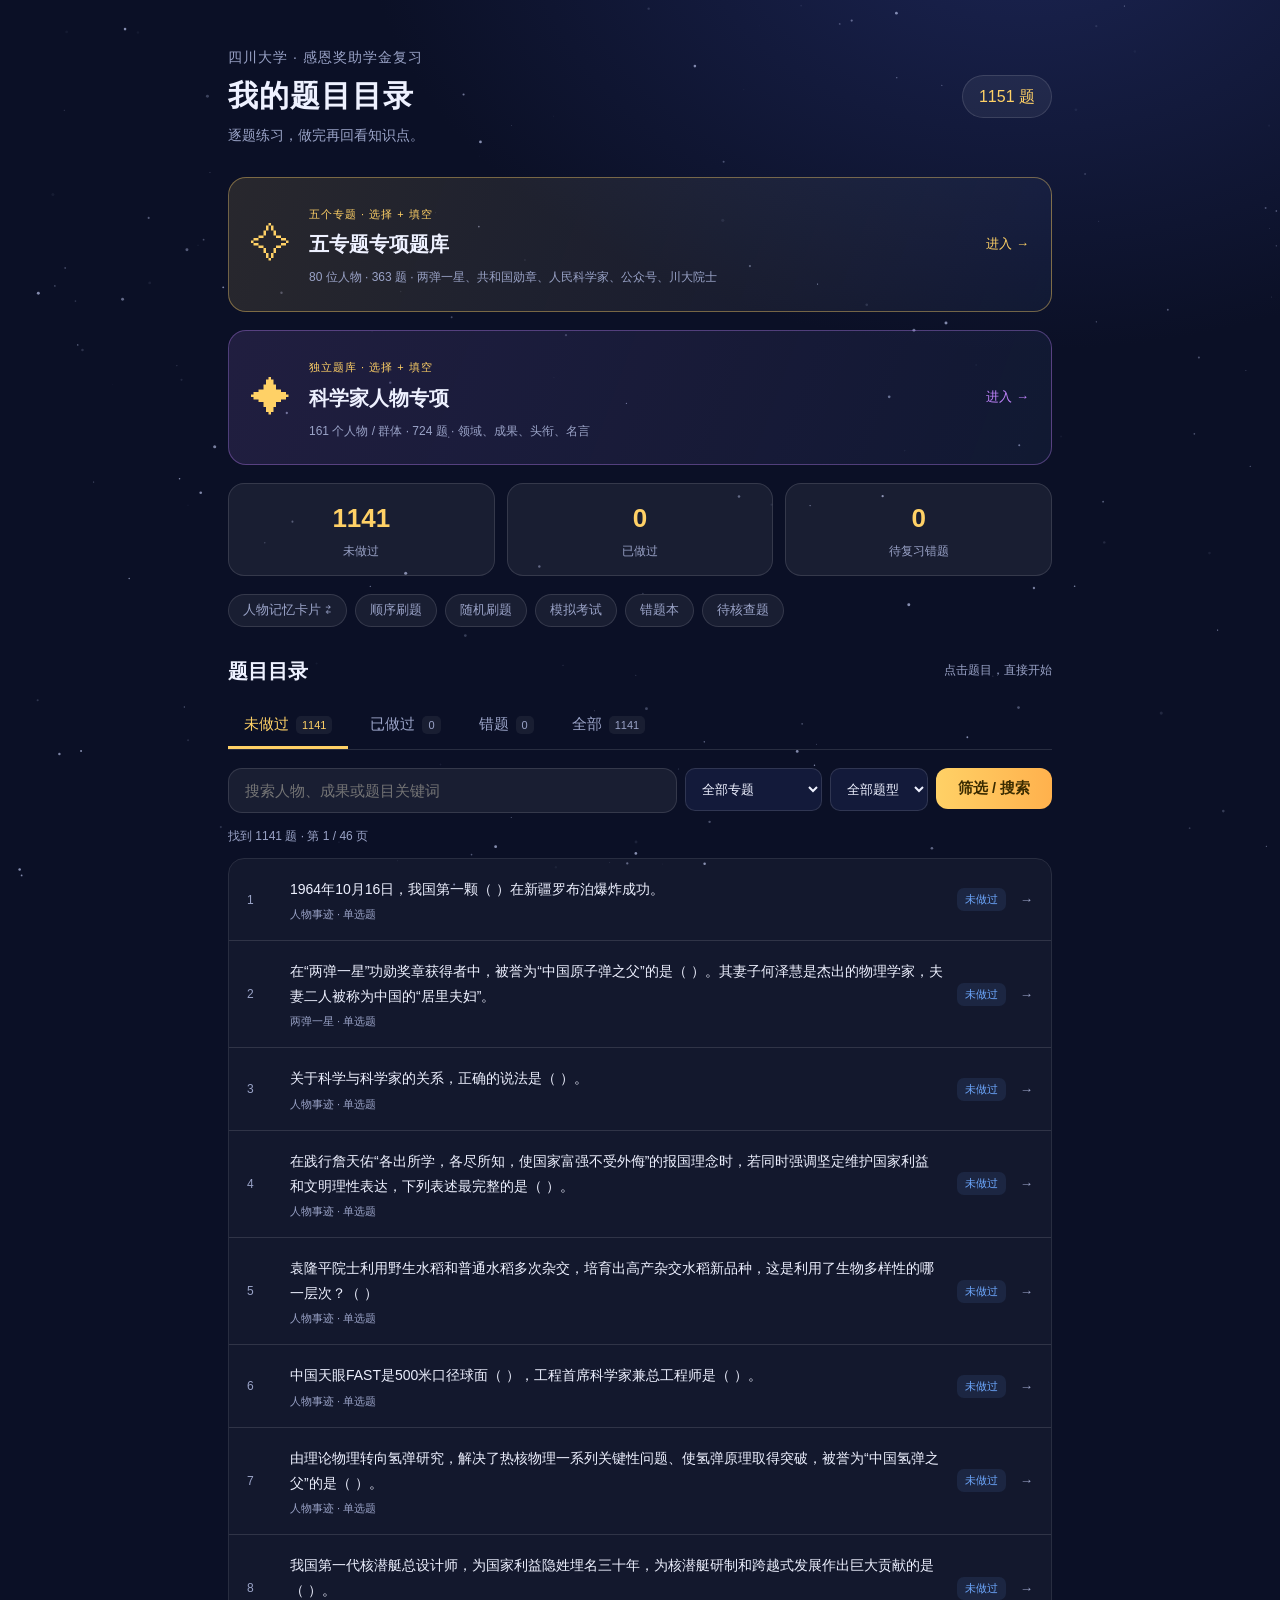
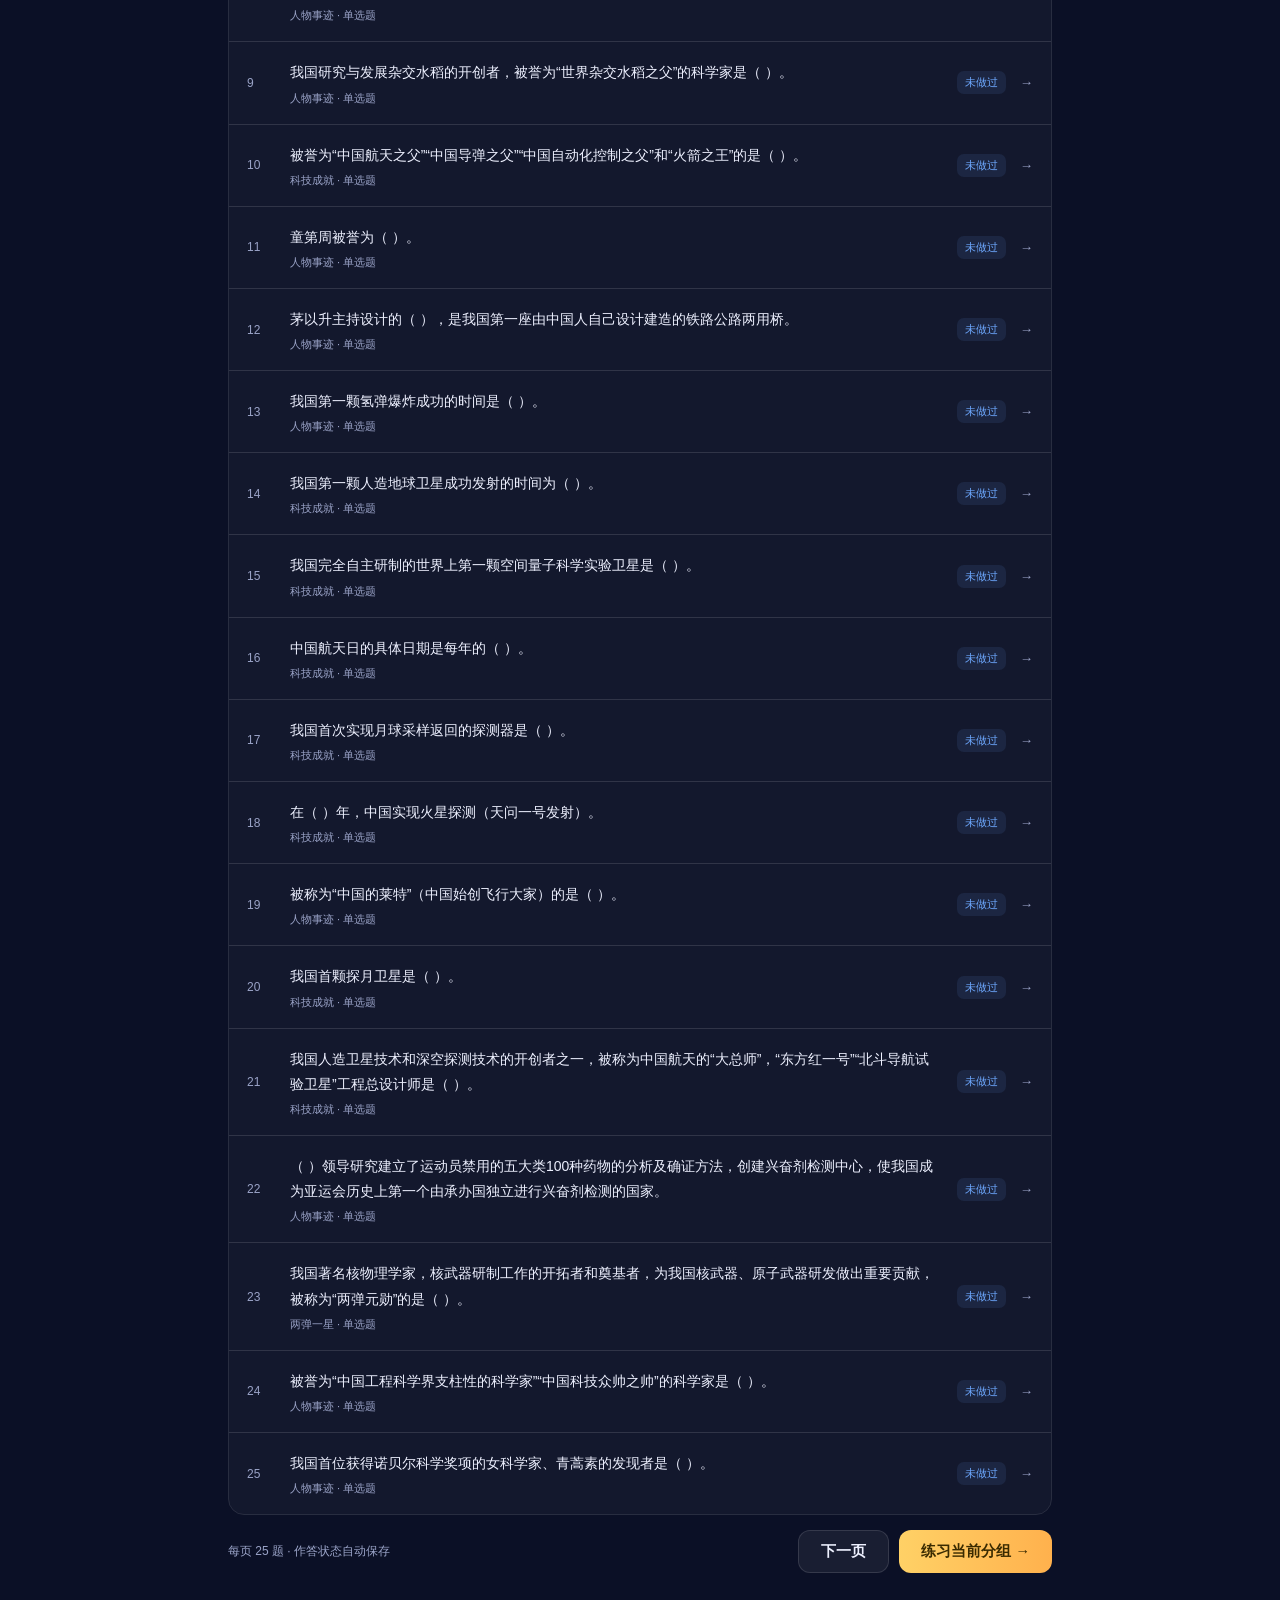
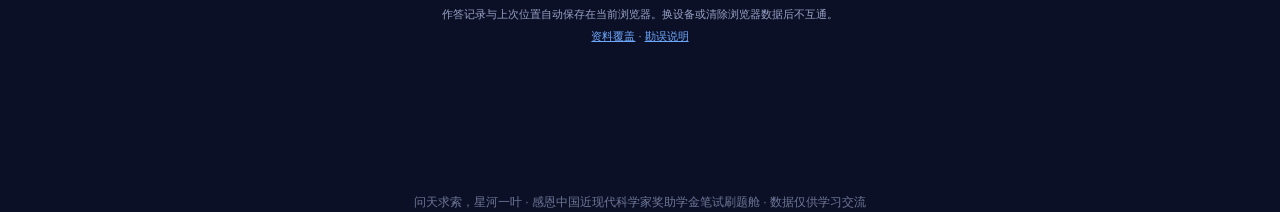
<file: index.html>
<!DOCTYPE html>
<html lang="zh-CN">
<head>
<meta charset="UTF-8">
<meta name="viewport" content="width=device-width, initial-scale=1.0">
<title>问天刷题舱 · 感恩中国近现代科学家奖助学金笔试</title>
<style>
  :root{
    --bg:#0b1026; --bg2:#131a3a; --card:rgba(255,255,255,.06); --card2:rgba(255,255,255,.1);
    --line:rgba(255,255,255,.12); --txt:#eef1ff; --sub:#9aa3c7;
    --gold:#ffd166; --blue:#6ea8fe; --green:#4ade80; --red:#f87171; --purple:#c084fc;
  }
  *{box-sizing:border-box;margin:0;padding:0;-webkit-tap-highlight-color:transparent}
  body{
    font-family:-apple-system,BlinkMacSystemFont,"PingFang SC","Hiragino Sans GB","Microsoft YaHei",sans-serif;
    background:radial-gradient(1200px 800px at 80% -10%,#1b2452 0%,var(--bg) 55%) fixed,var(--bg);
    color:var(--txt);min-height:100vh;line-height:1.6;
  }
  #stars{position:fixed;inset:0;z-index:0;pointer-events:none}
  .wrap{position:relative;z-index:1;max-width:860px;margin:0 auto;padding:24px 18px 80px}
  /* ---------- 首页 ---------- */
  .hero{text-align:center;padding:36px 0 8px}
  .hero .rocket{font-size:52px;display:inline-block;animation:float 3.2s ease-in-out infinite}
  @keyframes float{0%,100%{transform:translateY(0) rotate(-8deg)}50%{transform:translateY(-12px) rotate(-2deg)}}
  .hero h1{font-size:34px;letter-spacing:6px;margin:10px 0 4px;background:linear-gradient(90deg,#ffd166,#ff9f6e,#c084fc);-webkit-background-clip:text;background-clip:text;color:transparent}
  .hero p{color:var(--sub);font-size:14px;letter-spacing:2px}
  .rule-card{margin:22px 0;background:var(--card);border:1px solid var(--line);border-radius:16px;padding:16px 18px;font-size:13.5px;color:var(--sub);backdrop-filter:blur(6px)}
  .rule-card b{color:var(--gold)}
  .stats{display:grid;grid-template-columns:repeat(3,1fr);gap:12px;margin:18px 0}
  .stat{background:var(--card);border:1px solid var(--line);border-radius:16px;padding:14px;text-align:center}
  .stat .num{font-size:26px;font-weight:700;color:var(--gold)}
  .stat .lbl{font-size:12px;color:var(--sub);margin-top:2px}
  .modes{display:grid;grid-template-columns:repeat(auto-fit,minmax(240px,1fr));gap:14px;margin-top:10px}
  .mode{background:linear-gradient(160deg,var(--card2),var(--card));border:1px solid var(--line);border-radius:18px;padding:20px;cursor:pointer;transition:.2s;position:relative;overflow:hidden}
  .mode:hover{transform:translateY(-3px);border-color:rgba(255,209,102,.5)}
  .mode .icon{font-size:30px}
  .mode h3{font-size:17px;margin:8px 0 4px}
  .mode p{font-size:12.5px;color:var(--sub)}
  .mode .tag{position:absolute;top:12px;right:12px;font-size:11px;background:rgba(255,209,102,.15);color:var(--gold);padding:2px 8px;border-radius:99px;border:1px solid rgba(255,209,102,.3)}
  /* ---------- 顶栏 ---------- */
  .topbar{display:flex;align-items:center;gap:10px;margin-bottom:14px}
  .back{background:var(--card);border:1px solid var(--line);color:var(--txt);border-radius:10px;padding:6px 14px;cursor:pointer;font-size:14px}
  .back:hover{background:var(--card2)}
  .topbar h2{font-size:18px;flex:1}
  .timer{font-variant-numeric:tabular-nums;background:rgba(248,113,113,.12);color:var(--red);border:1px solid rgba(248,113,113,.35);padding:4px 12px;border-radius:99px;font-size:14px;font-weight:600}
  /* ---------- 筛选 ---------- */
  .chips{display:flex;flex-wrap:wrap;gap:8px;margin-bottom:16px}
  .chip{background:var(--card);border:1px solid var(--line);color:var(--sub);padding:5px 14px;border-radius:99px;font-size:13px;cursor:pointer}
  .chip.on{background:rgba(110,168,254,.18);color:var(--blue);border-color:rgba(110,168,254,.5)}
  /* ---------- 题目卡片 ---------- */
  .qcard{background:linear-gradient(165deg,rgba(255,255,255,.09),rgba(255,255,255,.04));border:1px solid var(--line);border-radius:20px;padding:24px;backdrop-filter:blur(8px)}
  .qmeta{display:flex;gap:8px;flex-wrap:wrap;margin-bottom:12px}
  .badge{font-size:11.5px;padding:2px 10px;border-radius:99px;border:1px solid var(--line);color:var(--sub)}
  .badge.t-single{color:var(--blue);border-color:rgba(110,168,254,.4)}
  .badge.t-multiple{color:var(--purple);border-color:rgba(192,132,252,.4)}
  .badge.t-fill{color:var(--green);border-color:rgba(74,222,128,.4)}
  .badge.t-flash{color:var(--gold);border-color:rgba(255,209,102,.4)}
  .badge.sec-school{color:#fda4af;border-color:rgba(253,164,175,.4)}
  .qtext{font-size:17px;line-height:1.8;margin-bottom:18px}
  .opt{display:flex;gap:12px;align-items:flex-start;background:var(--card);border:1.5px solid var(--line);border-radius:14px;padding:12px 16px;margin-bottom:10px;cursor:pointer;transition:.15s;font-size:15px}
  .opt:hover{background:var(--card2)}
  .opt .key{flex:none;width:26px;height:26px;border-radius:8px;border:1.5px solid var(--line);display:flex;align-items:center;justify-content:center;font-size:13px;color:var(--sub)}
  .opt.sel{border-color:var(--blue);background:rgba(110,168,254,.1)}
  .opt.sel .key{background:var(--blue);color:#0b1026;border-color:var(--blue)}
  .opt.right{border-color:var(--green);background:rgba(74,222,128,.1)}
  .opt.right .key{background:var(--green);color:#0b1026;border-color:var(--green)}
  .opt.wrong{border-color:var(--red);background:rgba(248,113,113,.1)}
  .opt.wrong .key{background:var(--red);color:#0b1026;border-color:var(--red)}
  .fill-input{width:100%;background:var(--card);border:1.5px solid var(--line);border-radius:14px;padding:13px 16px;color:var(--txt);font-size:15px;outline:none;margin-bottom:12px}
  .fill-input:focus{border-color:var(--blue)}
  .ansbox{background:rgba(255,209,102,.07);border:1px solid rgba(255,209,102,.3);border-radius:14px;padding:14px 16px;margin-top:14px;font-size:14.5px}
  .ansbox b{color:var(--gold)}
  .ansbox .note{color:var(--sub);font-size:13px;margin-top:6px}
  .btns{display:flex;gap:10px;margin-top:18px;flex-wrap:wrap}
  button{font-family:inherit}
  .btn{border:none;border-radius:12px;padding:11px 22px;font-size:14.5px;cursor:pointer;font-weight:600;transition:.15s}
  .btn-main{background:linear-gradient(90deg,#ffd166,#ffb14d);color:#3a2b00}
  .btn-main:hover{filter:brightness(1.08)}
  .btn-ghost{background:var(--card);border:1px solid var(--line);color:var(--txt)}
  .btn-ghost:hover{background:var(--card2)}
  .btn-green{background:rgba(74,222,128,.15);color:var(--green);border:1px solid rgba(74,222,128,.4)}
  .btn-red{background:rgba(248,113,113,.13);color:var(--red);border:1px solid rgba(248,113,113,.4)}
  .progress-line{display:flex;justify-content:space-between;align-items:center;color:var(--sub);font-size:13px;margin-bottom:12px}
  .bar{flex:1;height:6px;background:var(--card);border-radius:99px;margin:0 12px;overflow:hidden}
  .bar i{display:block;height:100%;background:linear-gradient(90deg,#6ea8fe,#c084fc);border-radius:99px;transition:width .3s}
  .flash-face{min-height:150px;display:flex;align-items:center;justify-content:center;text-align:center;cursor:pointer}
  .flash-hint{text-align:center;color:var(--sub);font-size:12.5px;margin-top:8px}
  .result{text-align:center;padding:30px 10px}
  .result .score{font-size:56px;font-weight:800;background:linear-gradient(90deg,#ffd166,#ff9f6e);-webkit-background-clip:text;background-clip:text;color:transparent}
  .result .sub{color:var(--sub);margin:8px 0 20px}
  .exam-nav{display:flex;gap:6px;flex-wrap:wrap;margin:14px 0}
  .navdot{width:34px;height:34px;border-radius:10px;border:1px solid var(--line);background:var(--card);color:var(--sub);font-size:12.5px;cursor:pointer;display:flex;align-items:center;justify-content:center}
  .navdot.done{background:rgba(74,222,128,.18);color:var(--green);border-color:rgba(74,222,128,.4)}
  .navdot.cur{border-color:var(--gold);color:var(--gold)}
  .empty{text-align:center;color:var(--sub);padding:60px 0}
  .foot{text-align:center;color:var(--sub);font-size:12px;margin-top:36px;opacity:.7}
  @media(max-width:560px){.hero h1{font-size:26px;letter-spacing:3px}.stats{grid-template-columns:repeat(3,1fr);gap:8px}.stat .num{font-size:20px}}
  a{color:var(--blue)}
  .search-row{display:flex;gap:8px;flex-wrap:wrap;align-items:flex-start;margin:14px 0}
  .search-row input{flex:1;min-width:180px;margin:0}
  .search-row select{background:var(--bg2);color:var(--txt);padding:12px;border:1px solid var(--line);border-radius:10px;max-width:180px}
  .source-details{font-size:12px;color:var(--sub);margin-top:16px;overflow-wrap:anywhere}
  .source-details p{margin:6px 0}
  .catalog-card{margin-top:12px;padding:18px;overflow-wrap:anywhere}
  summary{cursor:pointer}
  .catalog-card summary>.qmeta{display:flex}
  .qtext,.ansbox,.note{white-space:pre-line;overflow-wrap:anywhere}
  @media(prefers-reduced-motion:reduce){*{animation:none!important;transition:none!important}#stars{display:none}}

  .directory-header{display:flex;justify-content:space-between;align-items:center;gap:18px;padding:22px 0 12px}
  .directory-header h1{font-size:30px;letter-spacing:1px;margin:4px 0;color:var(--txt)}
  .directory-header p{color:var(--sub);font-size:14px}.eyebrow{font-size:11px;letter-spacing:1px;color:var(--gold)}
  .total-pill{flex:none;background:var(--card);border:1px solid var(--line);border-radius:99px;padding:8px 16px;color:var(--gold)}
  .resume-card{display:flex;justify-content:space-between;align-items:center;gap:20px;border:1px solid rgba(255,209,102,.3);border-radius:16px;padding:20px;margin:16px 0;background:linear-gradient(110deg,rgba(255,209,102,.09),rgba(110,168,254,.04))}
  .resume-card h3{font-size:15px;line-height:1.7;display:-webkit-box;-webkit-line-clamp:2;-webkit-box-orient:vertical;overflow:hidden;margin:5px 0}.resume-card p{font-size:12px;color:var(--sub)}.resume-card button{flex:none}
  .quick-modes{display:flex;flex-wrap:wrap;gap:8px;margin:15px 0 28px}.directory-title{display:flex;justify-content:space-between;align-items:center;margin:10px 0 16px}.directory-title h2{font-size:20px}.directory-title>span,.directory-count,.directory-bottom>span{font-size:12px;color:var(--sub)}
  .completion-tabs{display:flex;border-bottom:1px solid var(--line);gap:6px;margin-bottom:18px;overflow-x:auto}
  .completion-tab{border:0;border-bottom:3px solid transparent;background:none;color:var(--sub);font-size:15px;white-space:nowrap;padding:12px 16px;cursor:pointer}.completion-tab span{font-size:11px;padding:3px 6px;background:var(--card);border-radius:5px;margin-left:7px}.completion-tab.active{color:var(--gold);border-bottom-color:var(--gold)}
  .directory-count{margin:12px 0}.question-list{border:1px solid var(--line);border-radius:16px;overflow:hidden}
  .question-row{display:flex;width:100%;align-items:center;gap:14px;text-align:left;padding:18px;background:rgba(255,255,255,.035);border:0;border-bottom:1px solid var(--line);color:var(--txt);cursor:pointer;transition:background .15s}
  .question-row:last-child{border-bottom:0}.question-row:hover{background:rgba(110,168,254,.10)}.question-number{flex:none;font-variant-numeric:tabular-nums;color:var(--sub);font-size:12px;min-width:29px}
  .question-content{flex:1;min-width:0}.question-title{display:block;font-size:14px;line-height:1.8;display:-webkit-box;-webkit-line-clamp:2;-webkit-box-orient:vertical;overflow:hidden}.question-subtitle{display:block;font-size:11px;color:var(--sub);margin-top:5px}.row-arrow{color:var(--sub)}
  .done-badge{font-size:11px;padding:4px 8px;border-radius:7px;white-space:nowrap;flex:none}.done-badge.todo{background:rgba(110,168,254,.10);color:var(--blue)}.done-badge.done{background:rgba(74,222,128,.10);color:var(--green)}.done-badge.wrong{background:rgba(248,113,113,.10);color:var(--red)}.done-badge.pending{color:var(--gold)}
  .directory-bottom{display:flex;align-items:center;justify-content:space-between;gap:12px;flex-wrap:wrap;margin-top:15px}.directory-bottom .btns{margin:0}.study-footer{text-align:center;font-size:11px;color:var(--sub);margin:30px 0;line-height:2}
  .text-button{border:0;background:none;color:var(--blue);cursor:pointer}.practice-filters{margin:12px 0 18px;color:var(--sub);font-size:13px}.practice-filters[open] summary{margin-bottom:14px}.practice-nav{display:flex;gap:10px;flex-wrap:wrap;margin:18px 0}.study-feedback{color:var(--green);margin-top:16px;font-size:13px}
  .knowledge-panel{margin-top:22px;padding-top:22px;border-top:1px solid var(--line)}.knowledge-heading{display:flex;gap:12px;align-items:center;margin-bottom:18px}.knowledge-heading>span{font-size:24px}.knowledge-heading h3{font-size:18px;color:var(--txt)}.knowledge-heading p{font-size:12px;color:var(--sub);margin-top:3px}.knowledge-excerpt{margin:16px 0}.knowledge-excerpt>p{white-space:pre-line;line-height:1.95;font-size:14px;margin:7px 0;overflow-wrap:anywhere}.knowledge-citation{font-size:11px;color:var(--sub);line-height:1.8}
  .people-entry{display:flex;align-items:center;gap:18px;text-decoration:none;color:var(--txt);padding:22px;margin:18px 0;border:1px solid rgba(192,132,252,.35);border-radius:18px;background:linear-gradient(110deg,rgba(192,132,252,.12),rgba(110,168,254,.06));transition:.2s}.people-entry:hover{border-color:var(--purple);background:rgba(192,132,252,.15)}.people-entry strong{display:block;font-size:20px;margin:3px 0}.people-entry small{font-size:12px;color:var(--sub)}.people-entry-icon{font-size:40px;color:var(--gold)}.people-entry-arrow{margin-left:auto;white-space:nowrap;color:var(--purple);font-size:13px}
  .focus-entry{border-color:rgba(255,209,102,.4);background:linear-gradient(110deg,rgba(255,209,102,.12),rgba(110,168,254,.05))}.focus-entry:hover{border-color:var(--gold);background:rgba(255,209,102,.12)}.focus-entry .people-entry-arrow{color:var(--gold)}
  .option-analysis{margin-top:26px;border-top:1px solid var(--line);padding-top:24px}.analysis-summary,.analysis-memory{padding:16px 18px;border-radius:12px;background:rgba(110,168,254,.07);border:1px solid rgba(110,168,254,.18);margin:14px 0}.analysis-summary>p,.analysis-memory>p,.option-analysis-item>p{white-space:pre-line;overflow-wrap:anywhere;line-height:1.95;font-size:14px;margin-top:8px}.option-analysis-item{border:1px solid var(--line);border-radius:14px;padding:18px;margin:14px 0;background:rgba(255,255,255,.025)}.option-analysis-item.is-correct{border-color:rgba(74,222,128,.35);background:rgba(74,222,128,.035)}.option-analysis-title{display:flex;align-items:flex-start;gap:10px;flex-wrap:wrap}.option-analysis-title h4{font-size:14px;font-weight:600;line-height:1.8;flex:1;min-width:140px;white-space:pre-line;overflow-wrap:anywhere}.analysis-letter{display:inline-flex;justify-content:center;align-items:center;width:27px;height:27px;border-radius:8px;border:1px solid var(--line);font-size:12px;color:var(--blue);flex:none}.is-correct .analysis-letter{background:rgba(74,222,128,.14);color:var(--green);border-color:rgba(74,222,128,.3)}.analysis-verdict{color:var(--sub);font-size:11px;line-height:2.4;white-space:nowrap}.is-correct .analysis-verdict{color:var(--green)}.option-analysis-item .source-details{margin-top:12px}.analysis-memory{background:rgba(255,209,102,.065);border-color:rgba(255,209,102,.22)}
  @media(max-width:560px){.option-analysis-item{padding:14px}.analysis-verdict{width:100%;padding-left:37px;line-height:1.5}.option-analysis-item>p,.analysis-summary>p,.analysis-memory>p{font-size:13.5px}.analysis-summary,.analysis-memory{padding:14px}}
  .people-header h1{font-size:31px}.people-orbit{font-size:78px;color:var(--gold);text-shadow:0 0 45px rgba(255,209,102,.3);line-height:1}.people-numbers{display:flex;flex-wrap:wrap;gap:10px 22px;color:var(--sub);font-size:12px;padding-bottom:22px;border-bottom:1px solid var(--line)}.people-numbers b{color:var(--txt);font-size:18px;margin-right:4px}.people-numbers>span:last-child{margin-left:auto;align-self:center;font-size:11px}.people-priority{margin:22px 0;padding:18px;border-left:3px solid var(--gold);background:rgba(255,209,102,.045);border-radius:0 12px 12px 0}.people-priority p{font-size:12px;color:var(--sub);margin:4px 0 12px}.people-priority .chips{margin:0}.people-groups{display:flex;flex-wrap:wrap;gap:8px;margin:25px 0 8px}.people-groups b{font-size:10px;margin-left:5px;opacity:.7}.people-search select{flex:1;min-width:135px;max-width:205px}.people-search input{flex-basis:70%}.people-scope{margin-top:26px;padding:15px 18px;border:1px solid var(--line);border-radius:12px}.people-scope summary{font-size:13px}.people-scope p{line-height:1.9}
  @media(max-width:560px){.people-entry{gap:12px;padding:16px}.people-entry strong{font-size:17px}.people-entry-icon{font-size:29px}.people-entry-arrow{font-size:11px}.people-header h1{font-size:24px}.people-orbit{font-size:46px}.people-numbers>span:last-child{margin-left:0}.people-search select{min-width:110px;max-width:none}.people-search input{min-width:100%}.directory-title{gap:10px;flex-wrap:wrap}}
  @media(max-width:560px){.directory-header h1{font-size:25px}.resume-card{align-items:stretch;flex-direction:column;gap:12px;padding:16px}.resume-card button{align-self:flex-start}.completion-tab{padding:10px 9px;font-size:13px}.question-row{gap:9px;padding:15px 12px}.question-number{min-width:22px}.question-title{font-size:13px}.row-arrow{display:none}.done-badge{font-size:10px;padding:3px 6px}.directory-bottom .btns .btn{padding:9px 13px;font-size:12px}}
</style>
</head>
<body>
<canvas id="stars"></canvas>
<div class="wrap" id="app"></div>
<div class="foot" style="position:relative;z-index:1">问天求索，星河一叶 · 感恩中国近现代科学家奖助学金笔试刷题舱 · 数据仅供学习交流</div>

<script src="core.js"></script>
<script src="questions.js?v=20261023-scu20"></script>
<script src="knowledge.js?v=20261023-scu20"></script>
<script src="my-school.js?v=20261023-scu20"></script>
<script src="people.js?v=20261023-scu20"></script>
<script src="explanations.js?v=20261023-scu20"></script>
<script>
/* ================= 星空背景 ================= */
(function(){
  const cv=document.getElementById('stars'),ctx=cv.getContext('2d');let stars=[],shoots=[];
  function resize(){cv.width=innerWidth;cv.height=innerHeight;
    stars=Array.from({length:Math.min(160,innerWidth/8)},()=>({x:Math.random()*cv.width,y:Math.random()*cv.height,r:Math.random()*1.3+.3,t:Math.random()*6.28}));}
  resize();addEventListener('resize',resize);
  setInterval(()=>{if(Math.random()<.5&&shoots.length<2)shoots.push({x:Math.random()*cv.width*.8,y:Math.random()*cv.height*.3,vx:6+Math.random()*4,vy:2+Math.random()*2,life:1});},4000);
  (function draw(){ctx.clearRect(0,0,cv.width,cv.height);
    for(const s of stars){s.t+=.03;ctx.globalAlpha=.35+Math.sin(s.t)*.3;ctx.fillStyle='#cdd6ff';ctx.beginPath();ctx.arc(s.x,s.y,s.r,0,6.28);ctx.fill();}
    for(let i=shoots.length-1;i>=0;i--){const sh=shoots[i];sh.x+=sh.vx;sh.y+=sh.vy;sh.life-=.02;
      if(sh.life<=0){shoots.splice(i,1);continue}
      const g=ctx.createLinearGradient(sh.x,sh.y,sh.x-sh.vx*8,sh.y-sh.vy*8);
      g.addColorStop(0,'rgba(255,255,255,'+sh.life+')');g.addColorStop(1,'rgba(255,255,255,0)');
      ctx.globalAlpha=1;ctx.strokeStyle=g;ctx.lineWidth=1.6;ctx.beginPath();ctx.moveTo(sh.x,sh.y);ctx.lineTo(sh.x-sh.vx*8,sh.y-sh.vy*8);ctx.stroke();}
    ctx.globalAlpha=1;requestAnimationFrame(draw);})();
})();

/* ================= 数据与状态 ================= */
const META=window.BANK_META;
let BANK=[...window.QUESTION_BANK];        // 合并校情题后可能变长
let HAS_SCHOOL=false;
function mergeSchoolBank(){
  if(window.MY_SCHOOL_BANK&&window.MY_SCHOOL_BANK.length){
    BANK=[...window.QUESTION_BANK,...window.MY_SCHOOL_BANK];
    META.school=(window.MY_SCHOOL_META&&window.MY_SCHOOL_META.name)||'我的大学';
    HAS_SCHOOL=true;
  }else{ META.school=null; HAS_SCHOOL=false; }
}
const TYPE_NAME={single:'单选题',multiple:'多选题',fill:'填空题',flash:'简答闪卡'};
const store={
  get(){try{return JSON.parse(localStorage.getItem('wentian_v1'))||{}}catch(e){return{}}},
  set(d){try{localStorage.setItem('wentian_v1',JSON.stringify(d))}catch(e){console.warn('进度未能保存',e)}}
};
let data=Object.assign({rec:{},wrong:[]},store.get());
if(!data.rec||typeof data.rec!=='object'||Array.isArray(data.rec))data.rec={};
if(!Array.isArray(data.wrong))data.wrong=[];
const PEOPLE=window.PEOPLE_QUESTIONS||[];
const KNOWLEDGE={...(window.QUESTION_KNOWLEDGE||{}),...(window.PEOPLE_KNOWLEDGE||{})};
// A deduplicated subset with its own attempt IDs and continuation.
const FOCUS_GROUPS=['两弹一星','共和国勋章','人民科学家','公众号补充人物','川大历代两院院士'];
const FOCUS=[...new Map(PEOPLE.filter(q=>['single','fill'].includes(q.type)&&q.groups.some(g=>FOCUS_GROUPS.includes(g))).map(q=>[q.id,{...q,id:'focus_'+q.id,sourceQuestionId:q.id,module:'focus',groups:q.groups.filter(g=>FOCUS_GROUPS.includes(g))}])).values()];
const sessionKey=module=>module==='focus'?'focusSession':module==='people'?'peopleSession':'practiceSession';
const moduleRoute=module=>module==='focus'?'focus':module==='people'?'people':'home';
const moduleLabel=module=>module==='focus'?'五专题专项':module==='people'?'人物专项':'题目';
const allQuestions=()=>[...BANK,...PEOPLE,...FOCUS];
const hasDone=q=>{const r=data.rec[q.id];return !!r&&((r.c||0)+(r.w||0)>0)};
function save(){store.set(data)}
function mark(id,ok){
  if(BANK.find(q=>q.id===id)?.status==='pending')return;
  const r=data.rec[id]||{c:0,w:0}; ok?r.c++:r.w++;r.lastCorrect=!!ok;r.lastAnsweredAt=Date.now();data.rec[id]=r;
  if(ok){data.wrong=data.wrong.filter(x=>x!==id)}
  else if(!data.wrong.includes(id)){data.wrong.push(id)}
  save();
}
const stats=()=>{
  const total=BANK.filter(q=>q.status!=='pending').length, done=BANK.filter(q=>q.status!=='pending'&&hasDone(q)).length;
  const mastered=BANK.filter(q=>{const r=data.rec[q.id];return r&&r.c>0&&r.c>=r.w}).length;
  return {total,done,mastered,wrongCount:data.wrong.filter(id=>BANK.some(q=>q.id===id)).length};
};
const shuffle=a=>{a=[...a];for(let i=a.length-1;i>0;i--){const j=Math.floor(Math.random()*(i+1));[a[i],a[j]]=[a[j],a[i]]}return a};
const $=s=>document.querySelector(s);
const app=$('#app');

/* ================= 路由 ================= */
let view={name:'home'};
function go(v){if(view.name==='practice')rememberPractice();if(view.name==='exam'&&v.name!=='exam'&&EX.timer)clearInterval(EX.timer);view=v;if(typeof location!=='undefined'&&(['people','focus','home'].includes(v.name)))history.replaceState(null,'',v.name==='home'?location.pathname+location.search:'#'+v.name);render();scrollTo(0,0)}

function render(){
  if(view.name==='home')renderHome();
  else if(view.name==='practice')renderPractice();
  else if(view.name==='wrongbook')renderWrongbook();
  else if(view.name==='exam')renderExam();
  else if(view.name==='examResult')renderExamResult();
  else if(view.name==='catalog')renderCatalog();
  else if(view.name==='people')renderPeople();
  else if(view.name==='focus')renderFocus();
}

/* ================= 首页 ================= */
function resumeCard(module='main'){
 const saved=data[sessionKey(module)];if(!saved)return '';
 const q=allQuestions().find(q=>q.id===saved.currentId);if(!q)return '';
 return `<section class="resume-card"><div><span class="eyebrow">${module==='main'?'':moduleLabel(module)+' · '}上次练习</span><h3>${escapeHTML(q.question)}</h3><p>${escapeHTML(q.topic)} · 第 ${Math.max(1,saved.ids.indexOf(q.id)+1)} / ${saved.ids.length} 题 · ${saved.draft?.answered?'已查看答案，可继续复习':'尚未完成作答'}</p></div><button class="btn btn-main" onclick="resumePractice('${module}')">继续上次练习 →</button></section>`;
}
function renderHome(){
 const st=stats();
 app.innerHTML=`<header class="directory-header"><div><p class="eyebrow">四川大学 · 感恩奖助学金复习</p><h1>我的题目目录</h1><p>逐题练习，做完再回看知识点。</p></div><span class="total-pill">${BANK.length} 题</span></header>
 ${resumeCard()}
 ${FOCUS.length?`<a class="people-entry focus-entry" href="#focus" onclick="event.preventDefault();openFocus()"><span class="people-entry-icon">✧</span><span><span class="eyebrow">五个专题 · 选择 + 填空</span><strong>五专题专项题库</strong><small>${new Set(FOCUS.map(q=>q.person)).size} 位人物 · ${FOCUS.length} 题 · 两弹一星、共和国勋章、人民科学家、公众号、川大院士</small></span><span class="people-entry-arrow">进入 →</span></a>`:''}
 ${PEOPLE.length?`<a class="people-entry" href="#people" onclick="event.preventDefault();openPeople()"><span class="people-entry-icon">✦</span><span><span class="eyebrow">独立题库 · 选择 + 填空</span><strong>科学家人物专项</strong><small>${window.PEOPLE_META.entries} 个人物 / 群体 · ${PEOPLE.length} 题 · 领域、成果、头衔、名言</small></span><span class="people-entry-arrow">进入 →</span></a>`:''}
 <div class="stats"><div class="stat"><div class="num">${st.total-st.done}</div><div class="lbl">未做过</div></div><div class="stat"><div class="num">${st.done}</div><div class="lbl">已做过</div></div><div class="stat"><div class="num">${st.wrongCount}</div><div class="lbl">待复习错题</div></div></div>
 <nav class="quick-modes"><a class="chip" href="memory.html#names" style="text-decoration:none">人物记忆卡片 ⇄</a><button class="chip" onclick="startPractice(false)">顺序刷题</button><button class="chip" onclick="startPractice(true)">随机刷题</button><button class="chip" onclick="startExam()">模拟考试</button><button class="chip" onclick="go({name:'wrongbook'})">错题本</button><button class="chip" onclick="startPending()">待核查题</button></nav>
 ${catalogHTML()}
 <footer class="study-footer">作答记录与上次位置自动保存在当前浏览器。换设备或清除浏览器数据后不互通。<br><a href="https://github.com/Jinlin-Yao/ganen-scientist-quiz/blob/main/docs/COVERAGE.md" target="_blank" rel="noopener">资料覆盖</a> · <a href="https://github.com/Jinlin-Yao/ganen-scientist-quiz/blob/main/docs/CORRECTIONS.md" target="_blank" rel="noopener">勘误说明</a></footer>`;
}

/* ================= 刷题 ================= */
let P={};
function resetDraft(){P.answered=false;P.reviewOnly=false;P.sel=[];P.selfChecked=false;P.autoGrade=undefined;P.fillValue='';P.beforeGrade=undefined;P.beforeSelf=undefined;P.manualGrade=undefined;}
function rememberPractice(){
 if(!P.list?.length)return;
 const q=P.list[P.i];if(!q)return;
 data[sessionKey(P.module)]={version:2,module:P.module||'main',ids:P.list.map(q=>q.id),currentId:q.id,random:!!P.random,filter:{...P.filter},query:P.query||'',draft:{answered:!!P.answered,reviewOnly:!!P.reviewOnly,sel:[...(P.sel||[])],fillValue:P.fillValue||'',autoGrade:P.autoGrade,beforeGrade:P.beforeGrade,beforeSelf:P.beforeSelf,manualGrade:P.manualGrade},savedAt:Date.now()};save();
}
function resumePractice(module='main'){
 const key=sessionKey(module),snap=data[key];if(!snap)return go({name:moduleRoute(module)});
 const byId=new Map((module==='focus'?FOCUS:module==='people'?PEOPLE:BANK).map(q=>[q.id,q]));const list=snap.ids.map(id=>byId.get(id)).filter(Boolean);
 if(!list.length){delete data[key];save();return go({name:moduleRoute(module)})}
 const index=Math.max(0,list.findIndex(q=>q.id===snap.currentId));
 // Do not let go() overwrite the saved session with the practice being left.
 view={name:'home'};
 P={module,qs:[...list],list,i:index,pool:true,random:!!snap.random,filter:{sec:'all',type:'all',topic:'all',status:'study',...(snap.filter||{})},query:snap.query||''};resetDraft();Object.assign(P,snap.draft||{});go({name:'practice'});
}
function startPractice(random,pool){
 if(view.name==='practice')rememberPractice();
 const qs=pool||BANK;P={module:['people','focus'].includes(qs[0]?.module)?qs[0].module:'main',qs:[...qs],i:0,filter:{sec:'all',type:'all',topic:'all',status:'study'},query:'',random,pool:!!pool};applyFilter();go({name:'practice'});
}
function applyFilter(){
 const base=P.pool?P.qs:BANK;
 const qs=base.filter(q=>(P.filter.sec==='all'||q.section===P.filter.sec)&&(P.filter.type==='all'||q.type===P.filter.type)&&(P.filter.topic==='all'||q.topic===P.filter.topic)&&(P.filter.status==='all'||(P.filter.status==='study'?q.status!=='pending':q.status===P.filter.status))&&(!P.query||QuizCore.normalize(q.question+' '+answerText(q)+' '+q.topic).includes(QuizCore.normalize(P.query))));
 P.list=P.random?shuffle(qs):qs;P.i=0;resetDraft();
}
window.resumePractice=resumePractice;
window.practiceDraft=value=>{P.fillValue=value;rememberPractice()};
function chipRow(){
  if(['people','focus'].includes(P.module))return `<p>本轮来自${moduleLabel(P.module)}的筛选分组，共 ${P.qs.length} 题。</p><button class="chip" onclick="practiceDirectory()">返回${moduleLabel(P.module)}目录调整筛选</button>`;
  const secs=[['all','全部'],['scientist','🌌 科学家普适']];
  if(HAS_SCHOOL)secs.push(['school',`🏫 ${META.school}校情`]);
  const topics=[...new Set(BANK.map(q=>q.topic))];
  const types=[['all','全部题型'],['single','单选'],['multiple','多选'],['fill','填空'],['flash','简答闪卡']];
  return `<div class="chips">${secs.map(([k,n])=>`<span class="chip ${P.filter.sec===k?'on':''}" onclick="setF('sec','${k}')">${n}</span>`).join('')}</div>
  <div class="chips">${types.map(([k,n])=>`<button class="chip ${P.filter.type===k?'on':''}" onclick="setF('type','${k}')">${n}</button>`).join('')}</div>
  <div class="chips"><button class="chip ${P.filter.topic==='all'?'on':''}" onclick="setF('topic','all')">全部专题</button>${topics.map(n=>`<button class="chip ${P.filter.topic===n?'on':''}" onclick="setF('topic','${n}')">${n}</button>`).join('')}</div>
  <form class="search-row" onsubmit="event.preventDefault();searchPractice(this.elements.query.value)"><input class="fill-input" name="query" aria-label="搜索题目或人物" placeholder="搜索人物、成果或考点" value="${escapeHTML(P.query||'')}"><button class="btn btn-main">搜索</button></form>`;
}
window.setF=(k,v)=>{P.filter[k]=v;if(k==='topic')P.filter.status=v==='待核查'?'pending':'study';applyFilter();render()};
window.nextQ=()=>{if(P.i<P.list.length-1){P.i++;resetDraft();}render()};
window.prevQ=()=>{if(P.i>0){P.i--;resetDraft();render()}};

function renderPractice(){
  const list=P.list;
  if(!list.length){app.innerHTML=topbar('刷题')+chipRow()+`<div class="empty">该筛选条件下暂无题目</div>`;return}
  const q=list[P.i];rememberPractice();
  app.innerHTML=topbar(P.random?'随机刷题':'逐题练习')+`<details class="practice-filters"><summary>筛选题型与专题</summary>${chipRow()}</details>`+`
    <div class="progress-line"><span>第 ${P.i+1} / ${list.length} 题</span><div class="bar"><i style="width:${(P.i+1)/list.length*100}%"></i></div><span>${Math.round((P.i+1)/list.length*100)}%</span></div>
    <div class="qcard" id="qbox">${questionHTML(q,true)}</div><div class="practice-nav"><button class="btn btn-ghost" onclick="practiceDirectory()">返回${moduleLabel(P.module)}目录</button>${!P.answered&&window.OPTION_EXPLANATIONS?.[q.sourceQuestionId||q.id]?'<button class="btn btn-ghost" onclick="reviewExplanation()">查看解析（不计分）</button>':''}${!P.answered&&P.i>0?'<button class="btn btn-ghost" onclick="prevQ()">← 上一题</button>':''}${!P.answered&&P.i<P.list.length-1?'<button class="btn btn-ghost" onclick="nextQ()">暂跳过，下一题 →</button>':''}</div>`;
}
window.practiceDirectory=()=>go({name:moduleRoute(P.module)});
function topbar(title,extra=''){
  if(view.name==='practice'&&['people','focus'].includes(P.module))return `<div class="topbar"><button class="back" onclick="practiceDirectory()">← ${moduleLabel(P.module)}</button><h2>${moduleLabel(P.module)} · ${title}</h2>${extra}</div>`;
  return `<div class="topbar"><button class="back" onclick="go({name:'home'})">← 题目目录</button><h2>${title}</h2>${extra}</div>`;
}
function escapeHTML(v){return String(v??'').replace(/[&<>"']/g,c=>({'&':'&amp;','<':'&lt;','>':'&gt;','"':'&quot;',"'":'&#39;'}[c]))}
function metaBadges(q){
  const status=q.status==='pending'?'待核查 · 不计分':q.status==='historical'?'历史口径':'资料练习';
  return `<div class="qmeta"><span class="badge t-${q.type}">${q.judgment?'判断题':TYPE_NAME[q.type]}</span><span class="badge ${q.section==='school'?'sec-school':''}">${escapeHTML(q.topic)}</span><span class="badge">${status}</span><span class="badge">${q.id}</span></div>`;
}
function sourceHTML(q){
  const names={handbook:'川大版复习手册',integrated:'复习整合资料',preparation:'奖学金准备',elan:'ELAN整理版',upstream:'原项目题库'};
  return `<details class="source-details"><summary>资料出处与核对说明</summary>${q.references.map(r=>`<p>${names[r.document]||r.document} · ${escapeHTML(r.location)}</p>`).join('')}${q.upstreamSource?`<p>原作者题源标签：${escapeHTML(q.upstreamSource)}（未据此认定官方真题）</p>`:''}${(q.links||[]).map(r=>`<p><a href="${escapeHTML(r.url)}" target="_blank" rel="noopener noreferrer">${escapeHTML(r.title)}</a></p>`).join('')}<p>资料未标注为已独立核实的内容按复习材料口径使用。勘误见项目说明。</p></details>`;
}
window.searchPractice=value=>{P.query=value;applyFilter();render()};
window.startPending=()=>{startPractice(false);P.filter.status='pending';P.filter.topic='待核查';applyFilter();render()};
/* 生成单题 HTML。interactive=练习模式即时判分；exam 模式只记录答案 */
function questionHTML(q,interactive,examState){
  const E=examState||{};
  let body='';
  if(q.type==='single'||q.type==='multiple'){
    const multi=q.type==='multiple';
    const sel=interactive?P.sel:(E.sel||[]);
    const revealed=interactive&&P.answered;
    body=q.options.map((o,i)=>{
      let cls='opt';
      if(revealed){
        const ok=Array.isArray(q.answer)?q.answer.includes(i):q.answer===i;
        if(ok)cls+=' right';
        else if(sel.includes(i))cls+=' wrong';
      }else if(sel.includes(i))cls+=' sel';
      return `<div class="${cls}" onclick="pick(${i})"><span class="key">${'ABCD'[i]}</span><span>${o}</span></div>`;
    }).join('');
    if(interactive){
      body+=`<div class="btns">${multi&&!P.answered?`<button class="btn btn-main" onclick="reveal()">提交答案</button>`:''}
      ${!multi&&!P.answered?`<span style="color:var(--sub);font-size:13px;align-self:center">点击选项直接作答</span>`:''}</div>`;
    }else{
      body+=multi?`<div class="flash-hint">多选题：点选所有正确选项</div>`:'';
    }
  }else if(q.type==='fill'){
    const val=interactive?(P.fillValue||''):(E.text||'');
    body=`<input class="fill-input" id="fillIn" placeholder="在横线处填入答案，多个空用空格或逗号隔开" value="${escapeHTML(val)}" ${interactive&&P.answered?'disabled':''}
      oninput="${interactive?'practiceDraft(this.value)':'examText(this.value)'}">`;
    if(interactive&&!P.answered)body+=`<div class="btns"><button class="btn btn-main" onclick="gradeFill()">核对答案</button></div>`;
  }else{ // flash
    if(interactive){
      body=`<div class="flash-face" onclick="reveal()"><div>${P.answered?'':q.question?'<div style="font-size:15px">'+q.question+'</div>':''}<div class="flash-hint" style="margin-top:14px">👆 点击卡片查看参考答案</div></div></div>`;
      if(P.answered)body='';
    }else{
      body=`<div class="flash-hint">简答题：先口述作答，交卷后对照参考答案自评得分</div>`;
    }
  }
  let ans='';
  if((interactive&&P.answered)||E.showAns){
    ans=`<div class="ansbox"><b>参考答案</b><br>${answerText(q)}</div>${optionExplanationsHTML(q,interactive?P.sel:E.sel)}${knowledgeHTML(q)}`;
    if(interactive){
      if(P.reviewOnly){ans+='<p class="flash-hint">正在复习解析，本题不新增作答记录。</p><button class="btn btn-ghost" onclick="retryReviewedQuestion()">重新作答</button>';}
      else if(q.status==='pending'){ans+='<p class="flash-hint">本题待核查，不记入掌握或错题。</p>';}
      else if(q.type==='fill'||q.type==='flash'){
        if(P.manualGrade!==undefined)ans+=`<p class="study-feedback">${P.manualGrade?'✓ 已标记为掌握':'已加入错题，稍后再复习'}，可以先阅读知识点资料，再进入下一题。</p>`;
        ans+=`<div class="btns"><button class="btn btn-green" onclick="selfMark(true)">✓ 我答对了</button><button class="btn btn-red" onclick="selfMark(false)">✗ 没答上来</button></div>`;
      }
      ans+=`<div class="btns">${P.i<P.list.length-1?`<button class="btn btn-main" onclick="nextQ()">下一题 →</button>`:`<button class="btn btn-main" onclick="practiceDirectory()">完成 🎉</button>`}${P.i>0?`<button class="btn btn-ghost" onclick="prevQ()">← 上一题</button>`:''}</div>`;
    }
  }
  const qtext=(interactive&&q.type==='flash'&&P.answered)?`<div class="qtext">${q.question}</div>`:(q.type!=='flash'||!interactive?`<div class="qtext">${q.question}</div>`:'');
  if(P.autoGrade!==undefined&&interactive&&q.type==='fill'&&P.answered)ans=`<p class="flash-hint">自动核对：${P.autoGrade?'正确':'未匹配参考答案'}。如为合理同义答案，可在下方自评修正。</p>`+ans;
  return metaBadges(q)+qtext+body+ans+((interactive&&P.answered)||E.showAns?sourceHTML(q):'');
}
function answerText(q){
  if(q.type==='single')return `${'ABCD'[q.answer]}. ${q.options[q.answer]}`;
  if(q.type==='multiple')return q.answer.map(i=>`${'ABCD'[i]}. ${q.options[i]}`).join('<br>');
  return q.answer;
}
window.pick=i=>{
  const q=currentQ(); if(P.answered&&view.name==='practice')return;
  if(view.name==='exam'){examPick(i);return}
  if(q.type==='single'){P.sel=[i];reveal()}
  else{P.sel=P.sel.includes(i)?P.sel.filter(x=>x!==i):[...P.sel,i];render()}
};
window.reveal=()=>{
  if(P.answered)return;
  const q=currentQ();
  P.answered=true;
  if(q.type==='single'||q.type==='multiple'){
    const ok=Array.isArray(q.answer)?(P.sel.length===q.answer.length&&q.answer.every(i=>P.sel.includes(i))):(P.sel[0]===q.answer);
    mark(q.id,ok);
  }
  render();
};
window.reviewExplanation=()=>{if(view.name!=='practice'||P.answered)return;P.reviewOnly=true;P.answered=true;render()};
window.retryReviewedQuestion=()=>{if(!P.reviewOnly)return;resetDraft();render()};
window.gradeFill=()=>{
  if(P.answered)return;
  const q=currentQ();P.fillValue=$('#fillIn').value||'';
  const ok=QuizCore.checkFill(q,P.fillValue);
  P.beforeGrade={record:data.rec[q.id]?{...data.rec[q.id]}:null,wrong:data.wrong.includes(q.id)};
  P.autoGrade=ok;P.answered=true;mark(q.id,ok);render();
};
function restoreGrade(q,snapshot){
  if(snapshot.record)data.rec[q.id]={...snapshot.record};else delete data.rec[q.id];
  data.wrong=data.wrong.filter(id=>id!==q.id);if(snapshot.wrong)data.wrong.push(q.id);
}
window.selfMark=ok=>{
 const q=currentQ();if(P.reviewOnly||q.status==='pending'||P.manualGrade===!!ok)return;
 if(P.autoGrade!==undefined){restoreGrade(q,P.beforeGrade);mark(q.id,ok)}
 else{if(!P.beforeSelf)P.beforeSelf={record:data.rec[q.id]?{...data.rec[q.id]}:null,wrong:data.wrong.includes(q.id)};else restoreGrade(q,P.beforeSelf);mark(q.id,ok)}
 P.manualGrade=!!ok;render();
};
function currentQ(){return view.name==='exam'?EX.list[EX.i]:P.list[P.i]}

/* ================= 错题本 ================= */
function renderWrongbook(){
  const qs=data.wrong.map(id=>BANK.find(q=>q.id===id)).filter(Boolean);
  app.innerHTML=topbar('错题本')+(
    qs.length?`<div class="rule-card">📕 共 <b>${qs.length}</b> 道错题，重做答对后自动移出。</div>
    <div class="modes"><div class="mode" onclick="startPractice(true,${'[]'})" id="wbStart"><div class="icon">🔥</div><h3>开始攻克错题</h3><p>随机顺序重练全部错题</p></div></div>`
    :`<div class="empty">🎉 暂无错题，保持住！</div>`);
  const wb=$('#wbStart');
  if(wb)wb.onclick=()=>startPractice(true,qs);
}

/* ================= 模拟考试 ================= */
let EX={};
function startExam(){
  if(EX.timer)clearInterval(EX.timer);
  const singles=shuffle(BANK.filter(q=>q.status!=='pending'&&q.examEligible!==false&&q.type==='single')).slice(0,20);
  const multis=shuffle(BANK.filter(q=>q.status!=='pending'&&q.examEligible!==false&&q.type==='multiple')).slice(0,5);
  const fills=shuffle(BANK.filter(q=>q.status!=='pending'&&q.examEligible!==false&&q.type==='fill')).slice(0,10);
  const flash=shuffle(BANK.filter(q=>q.status!=='pending'&&q.examEligible!==false&&q.type==='flash')).slice(0,2);
  EX={list:[...singles,...multis,...fills,...flash],i:0,ans:{},end:Date.now()+60*60*1000,timer:null,over:false};
  go({name:'exam'});
  EX.timer=setInterval(()=>{
    const left=EX.end-Date.now();
    if(left<=0){clearInterval(EX.timer);submitExam();return}
    const t=$('#examTimer');if(t){const m=Math.floor(left/60000),s=Math.floor(left%60000/1000);t.textContent=`⏱ ${m}:${String(s).padStart(2,'0')}`}
  },500);
}
window.examPick=i=>{
  const q=EX.list[EX.i];
  if(q.type==='single')EX.ans[q.id]={sel:[i]};
  else{const cur=(EX.ans[q.id]&&EX.ans[q.id].sel)||[];EX.ans[q.id]={sel:cur.includes(i)?cur.filter(x=>x!==i):[...cur,i]}}
  render();
};
window.examText=v=>{EX.ans[EX.list[EX.i].id]={text:v}};
window.examNav=i=>{EX.i=i;render()};
function renderExam(){
  const q=EX.list[EX.i];
  const left=EX.end-Date.now(),m=Math.max(0,Math.floor(left/60000)),s=Math.max(0,Math.floor(left%60000/1000));
  const nav=EX.list.map((x,i)=>{
    const a=EX.ans[x.id];const done=a&&((a.sel&&a.sel.length)||(a.text&&a.text.trim())||x.type==='flash');
    return `<span class="navdot ${done?'done':''} ${i===EX.i?'cur':''}" onclick="examNav(${i})">${i+1}</span>`;
  }).join('');
  app.innerHTML=topbar('模拟考试',`<span class="timer" id="examTimer">⏱ ${m}:${String(s).padStart(2,'0')}</span>`)+`
    <div class="rule-card">20 单选×2分 + 5 多选×4分 + 10 填空×2分 + 2 简答×10分 = <b>100 分</b>；简答交卷后对照答案自评。</div>
    <div class="exam-nav">${nav}</div>
    <div class="progress-line"><span>第 ${EX.i+1} / ${EX.list.length} 题</span></div>
    <div class="qcard">${questionHTML(q,false,{sel:(EX.ans[q.id]||{}).sel||[],text:(EX.ans[q.id]||{}).text||''})}
      <div class="btns">
        ${EX.i>0?`<button class="btn btn-ghost" onclick="examNav(${EX.i-1})">← 上一题</button>`:''}
        ${EX.i<EX.list.length-1?`<button class="btn btn-main" onclick="examNav(${EX.i+1})">下一题 →</button>`:''}
        <button class="btn btn-red" onclick="if(confirm('确定交卷吗？'))submitExam()">交卷</button>
      </div></div>`;
}
window.submitExam=()=>{
  if(EX.over)return;EX.over=true;
  if(EX.timer)clearInterval(EX.timer);
  let score=0;EX.review=[];
  for(const q of EX.list){
    const a=EX.ans[q.id]||{};let got=0,max=0,ok=null;
    if(q.type==='single'){max=2;ok=a.sel&&a.sel[0]===q.answer;got=ok?2:0}
    else if(q.type==='multiple'){max=4;const s=a.sel||[];ok=s.length===q.answer.length&&q.answer.every(i=>s.includes(i));got=ok?4:0}
    else if(q.type==='fill'){max=2;const v=(a.text||'').replace(/\s/g,'');ok=QuizCore.checkFill(q,v);got=ok?2:0}
    else{max=10;ok=null;got=null}
    if(ok!==null){score+=got;mark(q.id,ok)}
    EX.review.push({q,got,max,ok,beforeScore:{record:data.rec[q.id]?{...data.rec[q.id]}:null,wrong:data.wrong.includes(q.id)}});
  }
  EX.score=score;EX.selfAdded=0;go({name:'examResult'});
};
window.selfScore=(idx,pts)=>{
  const r=EX.review[idx];if(r.got===pts)return;if(r.got!==null)restoreGrade(r.q,r.beforeScore);r.got=pts;r.ok=pts>0;
  mark(r.q.id,pts>0);render();
};
function renderExamResult(){
  const auto=EX.review.filter(r=>r.q.type!=='flash'&&r.got!==null).reduce((s,r)=>s+r.got,0);
  const flashPending=EX.review.filter(r=>r.got===null).length;
  const rows=EX.review.map((r,i)=>{
    const g=r.got===null?`<span style="color:var(--sub)">待自评</span>`:(r.ok?`<span style="color:var(--green)">+${r.got}</span>`:`<span style="color:var(--red)">0</span>`);
    return `<div class="opt" style="cursor:default"><span class="key">${i+1}</span><span style="flex:1">${r.q.question.slice(0,38)}${r.q.question.length>38?'…':''}</span><span>${g}/${r.max}</span></div><details class="qcard" style="margin-bottom:12px"><summary>查看本题答案与解析</summary><p>${r.q.question}</p><div class="ansbox">${answerText(r.q)}${r.q.note?`<p class="note">${r.q.note}</p>`:''}</div>${optionExplanationsHTML(r.q,EX.ans[r.q.id]?.sel)}${knowledgeHTML(r.q)}${sourceHTML(r.q)}</details>`;
  }).join('');
  const flashCards=EX.review.map((r,i)=>({r,i})).filter(x=>x.r.q.type==='flash').map(({r,i})=>`
    <div class="qcard" style="margin-top:14px">${metaBadges(r.q)}<div class="qtext">${r.q.question}</div>
    <div class="ansbox"><b>参考答案</b><br>${r.q.answer}</div>${knowledgeHTML(r.q)}
    <div class="btns">自评得分：
      <button class="btn ${r.got===0?'btn-red':'btn-ghost'}" onclick="selfScore(${i},0)">0分</button>
      <button class="btn ${r.got===5?'btn-green':'btn-ghost'}" onclick="selfScore(${i},5)">5分</button>
      <button class="btn ${r.got===10?'btn-green':'btn-ghost'}" onclick="selfScore(${i},10)">10分</button>
    </div></div>`).join('');
  const total=EX.review.reduce((s,r)=>s+(r.got||0),0);
  app.innerHTML=topbar('成绩单')+`
    <div class="qcard"><div class="result">
      <div class="score">${total}</div>
      <div class="sub">卷面满分 100 分 ｜ 客观题已判 ${auto} 分${flashPending?` ｜ 还有 ${flashPending} 道简答待自评`:''}</div>
      <div class="sub">折算入总评（×20%）：<b style="color:var(--gold)">${(total*0.2).toFixed(1)} 分</b></div>
      <div class="btns" style="justify-content:center"><button class="btn btn-main" onclick="startExam()">再考一次</button><button class="btn btn-ghost" onclick="go({name:'home'})">回到首页</button></div>
    </div></div>
    ${flashCards}
    <h3 style="margin:22px 0 10px;font-size:15px">逐题明细</h3>${rows}`;
}


let C=Object.assign({query:'',topic:'all',status:'study',completion:'todo',type:'all',page:0},data.catalog||{});
function saveCatalog(){data.catalog={...C};save()}
function catalogRows(ignoreCompletion=false){
 return BANK.filter(q=>(C.topic==='all'||q.topic===C.topic)&&(C.type==='all'||q.type===C.type)&&(C.status==='all'||(C.status==='study'?q.status!=='pending':q.status===C.status))&&(!C.query||QuizCore.normalize(q.question+' '+answerText(q)).includes(QuizCore.normalize(C.query)))&&(ignoreCompletion||C.completion==='all'||(C.completion==='done'?hasDone(q):C.completion==='wrong'?data.wrong.includes(q.id):!hasDone(q))));
}
function completionBadge(q){
 if(q.status==='pending')return '<span class="done-badge pending">待核查</span>';
 const rec=data.rec[q.id];
 if(!hasDone(q))return '<span class="done-badge todo">未做过</span>';
 if(data.wrong.includes(q.id))return '<span class="done-badge wrong">已做 · 待复习</span>';
 return '<span class="done-badge done">已做过</span>';
}
function catalogHTML(){
 const topics=[...new Set(BANK.map(q=>q.topic))],base=catalogRows(true),rows=catalogRows(),pages=Math.max(1,Math.ceil(rows.length/25));C.page=Math.max(0,Math.min(C.page,pages-1));saveCatalog();
 const tabs=[['todo','未做过',base.filter(q=>!hasDone(q)).length],['done','已做过',base.filter(hasDone).length],['wrong','错题',base.filter(q=>data.wrong.includes(q.id)).length],['all','全部',base.length]];
 return `<section class="directory"><div class="directory-title"><h2>题目目录</h2><span>点击题目，直接开始</span></div>
 <div class="completion-tabs" role="tablist" aria-label="作答状态">${tabs.map(([key,label,count])=>`<button role="tab" aria-selected="${C.completion===key}" class="completion-tab ${C.completion===key?'active':''}" onclick="catalogTab('${key}')">${label}<span>${count}</span></button>`).join('')}</div>
 <form class="search-row" onsubmit="event.preventDefault();catalogSearch(this)"><input class="fill-input" name="query" aria-label="搜索全部题目" placeholder="搜索人物、成果或题目关键词" value="${escapeHTML(C.query)}"><select name="topic" aria-label="专题"><option value="all">全部专题</option>${topics.map(t=>`<option ${C.topic===t?'selected':''}>${escapeHTML(t)}</option>`).join('')}</select><select name="type" aria-label="题型"><option value="all">全部题型</option>${Object.entries(TYPE_NAME).map(([key,title])=>`<option value="${key}" ${C.type===key?'selected':''}>${title}</option>`).join('')}</select><button class="btn btn-main">筛选 / 搜索</button></form>
 <p class="directory-count">找到 ${rows.length} 题 · 第 ${C.page+1} / ${pages} 页${C.query?' · <button class="text-button" onclick="clearCatalogSearch()">清除搜索</button>':''}</p>
 <div class="question-list">${rows.slice(C.page*25,C.page*25+25).map(q=>`<button class="question-row" onclick="openCatalogQuestion('${q.id}')"><span class="question-number">${BANK.indexOf(q)+1}</span><span class="question-content"><span class="question-title">${escapeHTML(q.question)}</span><span class="question-subtitle">${escapeHTML(q.topic)} · ${q.judgment?'判断题':TYPE_NAME[q.type]}${data.rec[q.id]?.lastAnsweredAt?' · 上次 '+new Date(data.rec[q.id].lastAnsweredAt).toLocaleDateString('zh-CN'):''}</span></span>${completionBadge(q)}<span class="row-arrow">→</span></button>`).join('')||'<div class="empty">这个分组暂时没有题目。可切换“全部”或调整筛选。</div>'}</div>
 <div class="directory-bottom"><span>每页 25 题 · 作答状态自动保存</span><div class="btns">${C.page>0?'<button class="btn btn-ghost" onclick="catalogPage(-1)">上一页</button>':''}${C.page+1<pages?'<button class="btn btn-ghost" onclick="catalogPage(1)">下一页</button>':''}${rows.length?'<button class="btn btn-main" onclick="practiceCatalog()">练习当前分组 →</button>':''}</div></div></section>`;
}
function renderCatalog(){app.innerHTML=topbar('我的题目目录')+resumeCard()+catalogHTML()}
window.catalogSearch=form=>{C.query=form.elements.query.value;C.topic=form.elements.topic.value;C.type=form.elements.type?.value||'all';C.status=C.topic==='待核查'?'pending':'study';C.page=0;render()};
window.clearCatalogSearch=()=>{C.query='';C.page=0;render()};
window.catalogTab=key=>{C.completion=key;C.page=0;render()};
window.catalogPage=n=>{C.page+=n;render();document.querySelector('.directory')?.scrollIntoView?.({block:'start',behavior:'smooth'})};
function openCatalogQuestion(id){
 const rows=catalogRows();let index=rows.findIndex(q=>q.id===id);const list=index<0?BANK.filter(q=>q.status!=='pending'):rows;index=list.findIndex(q=>q.id===id);if(index<0)return;
 P={qs:[...list],list:[...list],i:index,pool:true,random:false,filter:{sec:'all',type:'all',topic:'all',status:'all'},query:''};resetDraft();view={name:'practice'};render();scrollTo(0,0);
}
window.openCatalogQuestion=openCatalogQuestion;
window.practiceCatalog=()=>{const rows=catalogRows();if(rows.length)openCatalogQuestion(rows[0].id)};
function optionExplanationsHTML(q,selection=[]){
 const info=window.OPTION_EXPLANATIONS?.[q.sourceQuestionId||q.id];if(!info)return '';
 const names={official:'官方资料',handbook:'川大版复习手册',integrated:'复习整合资料',preparation:'奖学金准备',elan:'ELAN整理版',upstream:'原项目题库'};
 return `<section class="option-analysis" aria-label="逐项解析"><div class="knowledge-heading"><span>🔎</span><div><h3>逐项解析</h3><p>每个选项都看一遍，把易混知识一起记住。</p></div></div><div class="analysis-summary"><span class="eyebrow">本题关键</span><p>${escapeHTML(info.summary)}</p></div>${info.options.map((item,i)=>`<article class="option-analysis-item ${item.correct?'is-correct':''}"><div class="option-analysis-title"><span class="analysis-letter">${String.fromCharCode(65+i)}</span><h4>${escapeHTML(q.options[i])}</h4><span class="analysis-verdict">${item.correct?'✓ 应选':'本题不选'}${selection?.includes(i)?' · 你选了此项':''}</span></div>${item.paragraphs.map(p=>`<p>${escapeHTML(p)}</p>`).join('')}<details class="source-details"><summary>本项依据与来源</summary><p>${item.references.map(r=>escapeHTML(names[r.document]||r.document)+' · '+escapeHTML(r.location)).join('；')}</p>${item.links.map(l=>`<p><a href="${escapeHTML(l.url)}" target="_blank" rel="noopener noreferrer">${escapeHTML(l.title)} ↗</a></p>`).join('')}</details></article>`).join('')}<aside class="analysis-memory"><span class="eyebrow">对照记忆</span><p>${escapeHTML(info.memory)}</p></aside></section>`;
}
function knowledgeHTML(q){
 const materials=KNOWLEDGE[q.sourceQuestionId||q.id];if(!materials)return '';
 const sourceNames={handbook:'川大版复习手册',integrated:'复习整合资料',preparation:'奖学金准备',elan:'ELAN整理版',upstream:'原项目题库'};
 return `<section class="knowledge-panel"><div class="knowledge-heading"><span>📖</span><div><h3>知识点资料</h3><p>做完这一题，把相关知识一起记住。</p></div></div>${materials.paragraphs.map(item=>`<div class="knowledge-excerpt"><span class="eyebrow">${escapeHTML(item.kind)}</span><p>${escapeHTML(item.text)}</p><div class="knowledge-citation">${(item.references||[]).slice(0,3).map(r=>`${sourceNames[r.document]||r.document} · ${escapeHTML(r.location)}`).join('；')}${(item.links||[]).slice(0,1).map(link=>` · <a href="${escapeHTML(link.url)}" target="_blank" rel="noopener noreferrer">查看原文 ↗</a>`).join('')}</div></div>`).join('')}</section>`;
}

/* 启动：先合并可选校情题，再渲染（详见 README「接入自己学校的校情题」） */
window.__boot=()=>{mergeSchoolBank();const errors=QuizCore.validateBank(allQuestions());if(errors.length){app.textContent="题库校验失败，请查看控制台。";console.error(errors);return}if(typeof location!=='undefined'&&['#people','#focus'].includes(location.hash))view={name:location.hash.slice(1)};render()};
</script>
<script src="people-ui.js?v=20261023-focus5"></script>
<script src="focus-ui.js?v=20261023-focus5c"></script>
<script>window.__boot();</script>
</body>
</html>
</file>
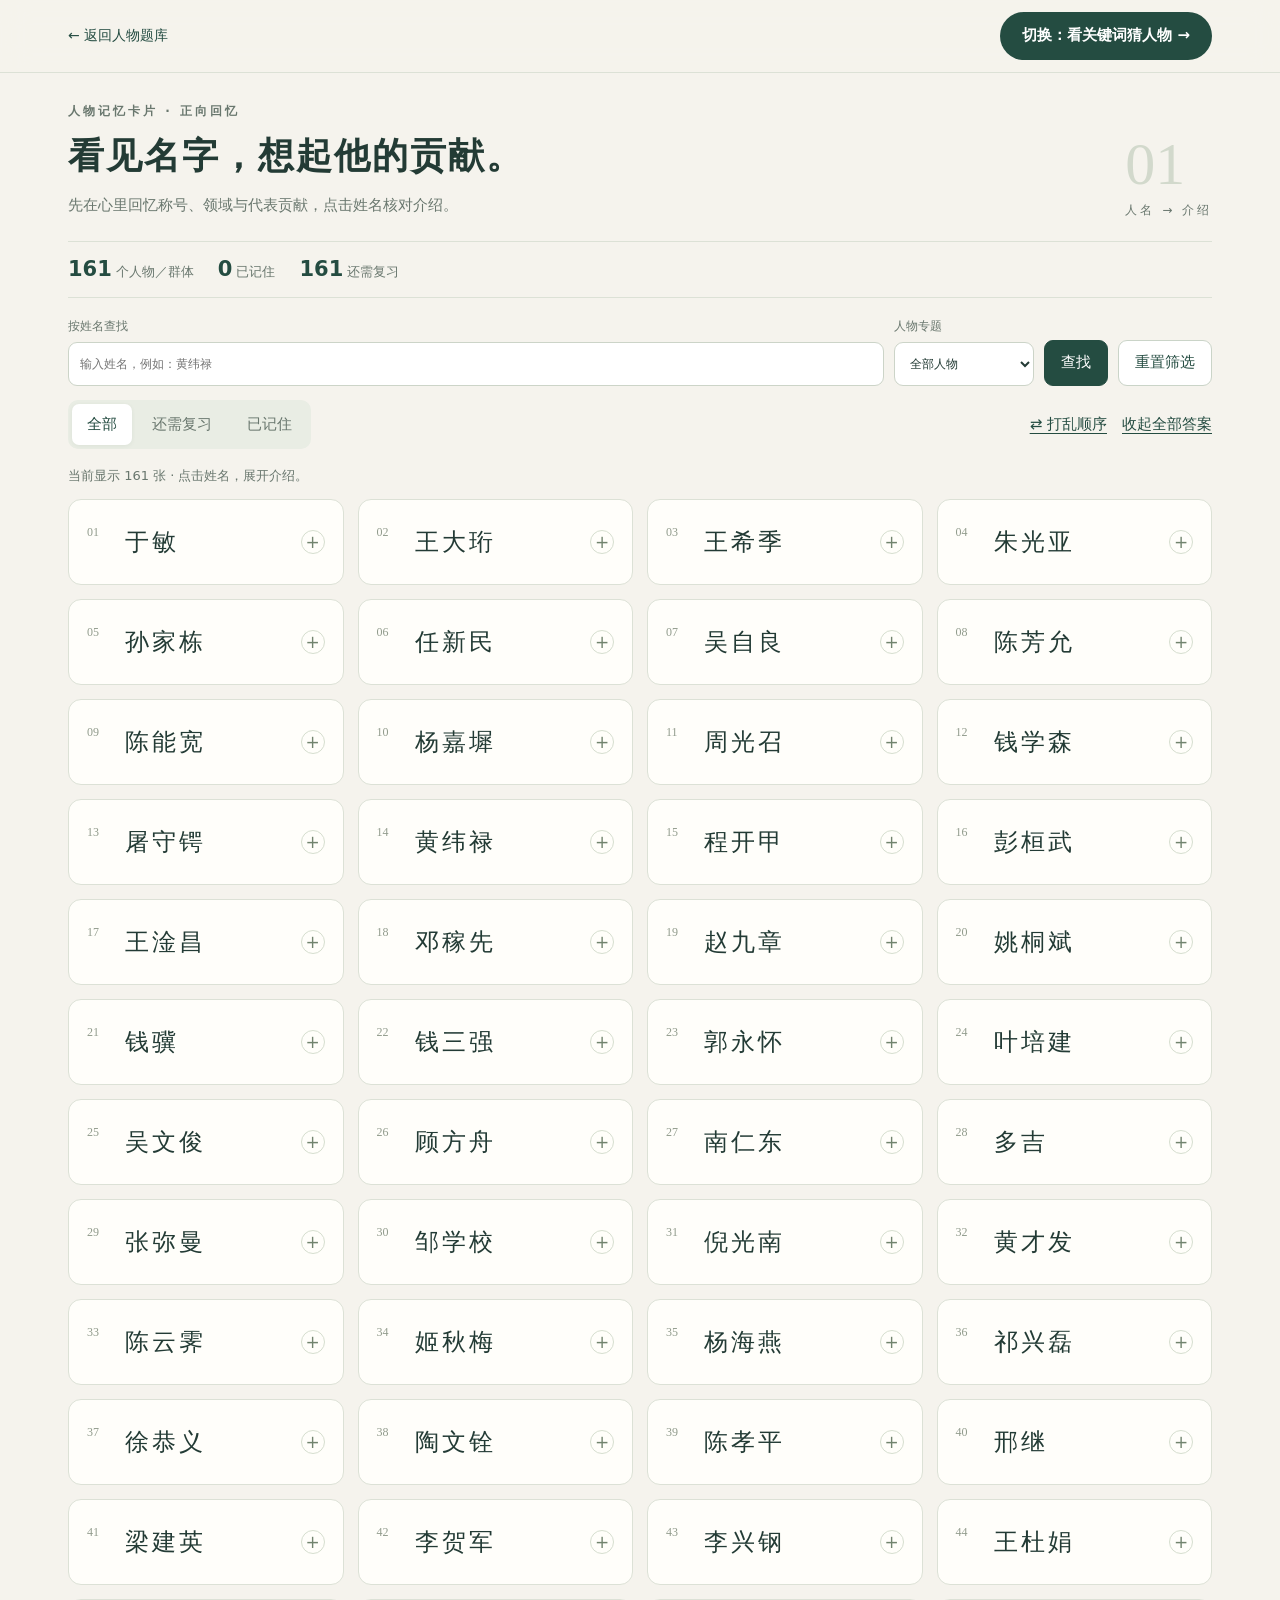
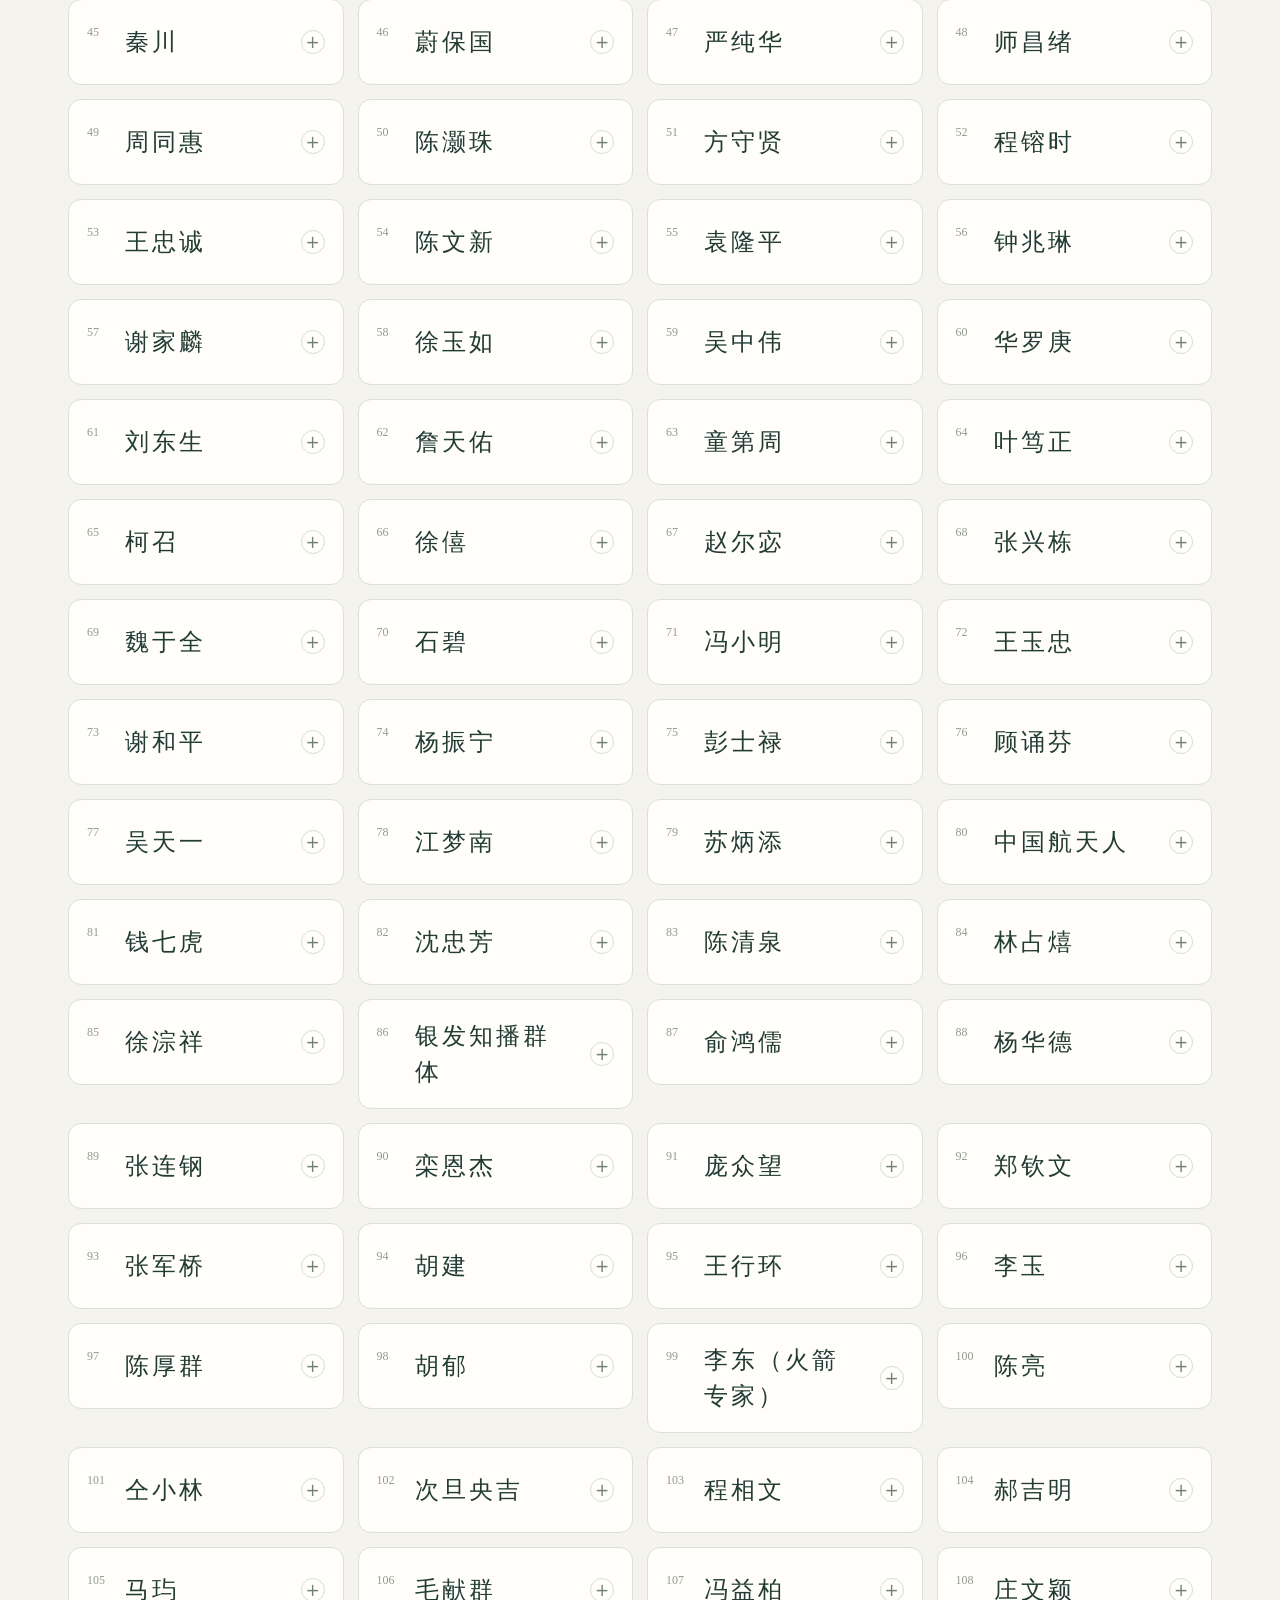
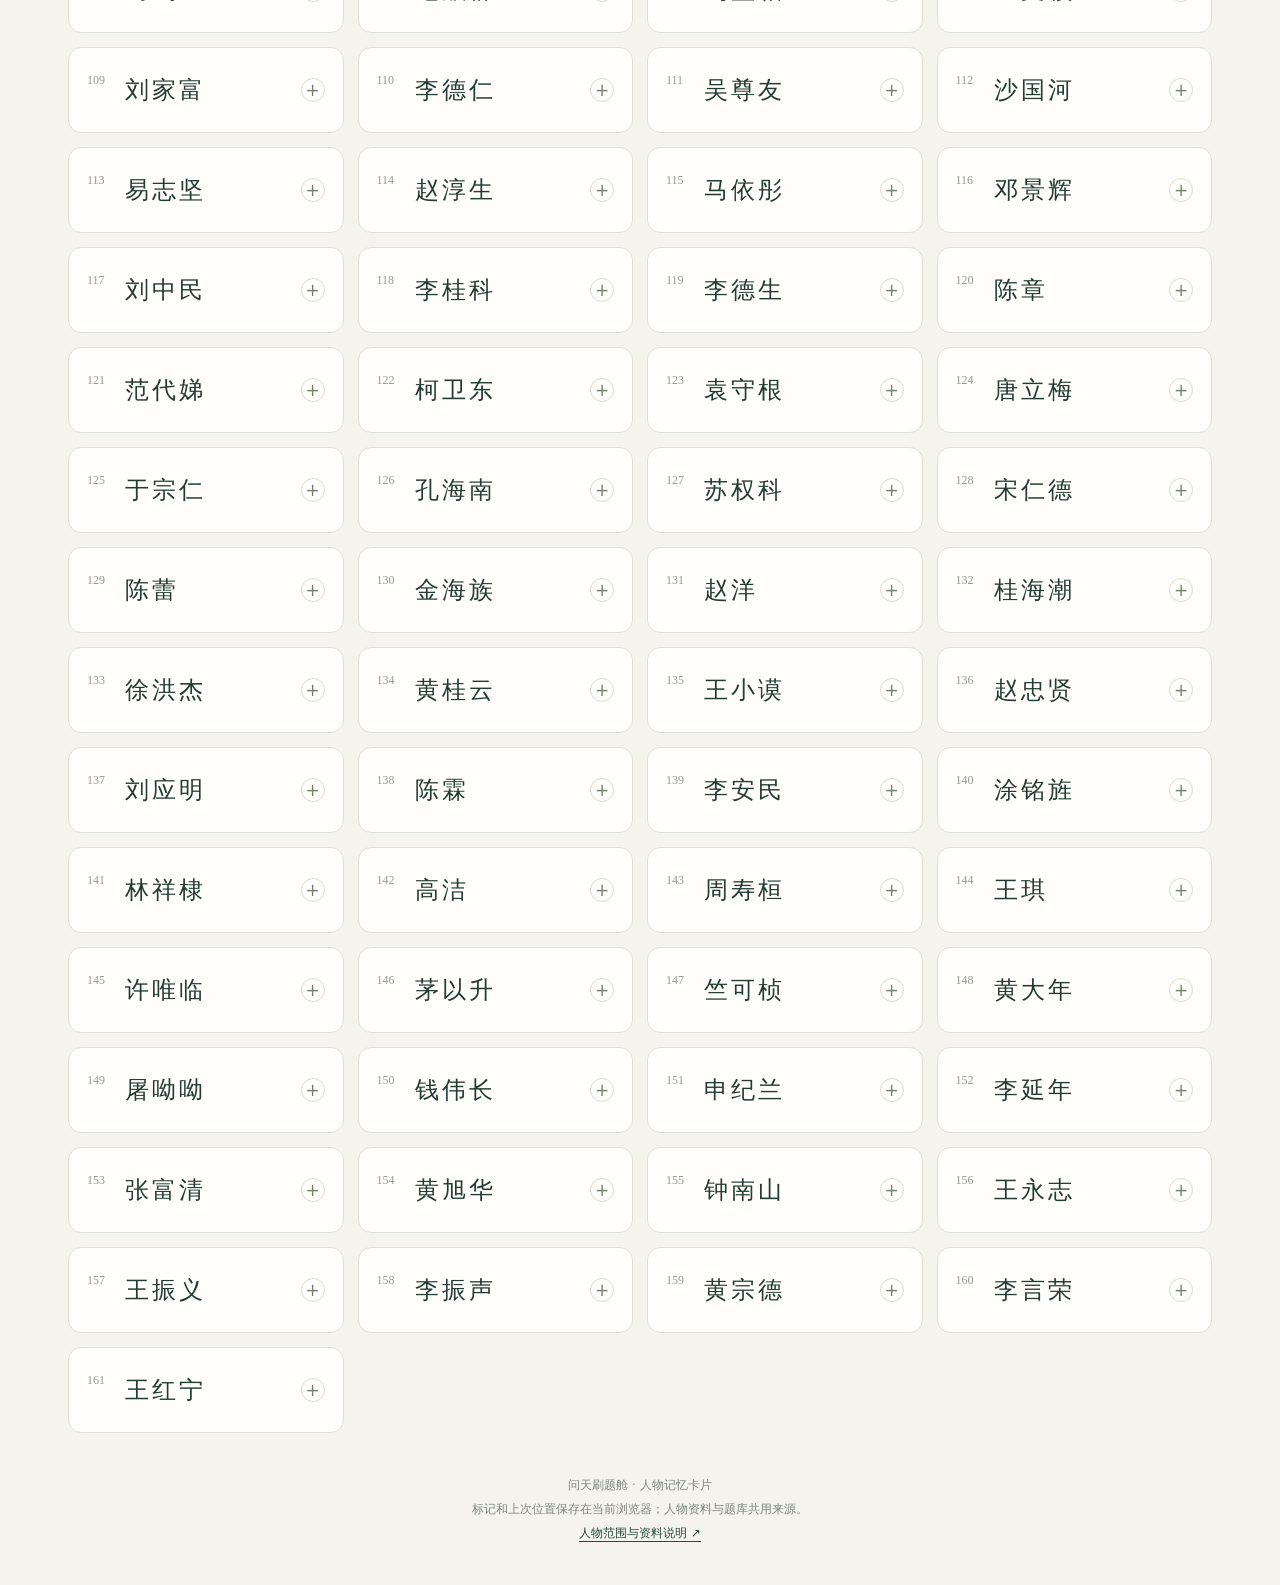
<file: memory.html>
<!doctype html>
<html lang="zh-CN">
<head>
 <meta charset="utf-8">
 <meta name="viewport" content="width=device-width,initial-scale=1">
 <meta name="theme-color" content="#244c41">
 <title>人物记忆卡片 · 问天刷题舱</title>
 <link rel="stylesheet" href="memory.css">
 <script src="memory-data.js?v=20261023-scu20" defer></script>
 <script src="memory-core.js?v=20261023-scu20" defer></script>
 <script src="memory.js" defer></script>
</head>
<body>
 <a class="skip-link" href="#cards">跳到记忆卡片</a>
 <nav class="top-nav" aria-label="页面导航"><div class="nav-inner"><a class="back-link" href="./index.html#people">← 返回人物题库</a><button id="switch-mode" class="switch-button" type="button">切换：看关键词猜人物 →</button></div></nav>
 <main id="memory-app"></main>
 <p id="announcement" class="sr-only" role="status" aria-live="polite"></p>
 <noscript><p class="empty">请启用浏览器脚本以使用记忆卡片。</p></noscript>
 <footer class="page-footer">问天刷题舱 · 人物记忆卡片<br>标记和上次位置保存在当前浏览器；人物资料与题库共用来源。<br><a href="https://github.com/Jinlin-Yao/ganen-scientist-quiz/blob/main/docs/PEOPLE.md" target="_blank" rel="noopener noreferrer">人物范围与资料说明 ↗</a></footer>
</body>
</html>
</file>
<file: memory.css>
:root{color-scheme:light;--paper:#f5f3ed;--ink:#233b35;--muted:#69776e;--line:#dce1d6;--green:#244c41;--soft:#eaf0e6;--gold:#af7d35}*{box-sizing:border-box}body{margin:0;background:var(--paper);color:var(--ink);font-family:system-ui,-apple-system,"Microsoft YaHei",sans-serif;font-size:15px;line-height:1.7}button,input,select{font:inherit}button,a,summary{-webkit-tap-highlight-color:transparent}button,summary{cursor:pointer}a{color:var(--green);text-underline-offset:4px}button:focus-visible,a:focus-visible,summary:focus-visible,input:focus-visible,select:focus-visible{outline:3px solid #b58a43;outline-offset:4px}.top-nav{position:sticky;top:0;z-index:10;background:#f5f3edf2;backdrop-filter:blur(14px);border-bottom:1px solid var(--line)}.nav-inner{max-width:1200px;margin:auto;padding:12px 28px;display:flex;justify-content:space-between;gap:16px;align-items:center}.back-link{text-decoration:none;font-size:14px}.switch-button{border:0;background:var(--green);color:#fff;border-radius:30px;padding:11px 22px;font-weight:650}.switch-button:hover{background:#173d32}main{max-width:1200px;margin:auto;padding:28px 28px}.hero{display:flex;gap:30px;justify-content:space-between;align-items:end;margin-bottom:22px}.eyebrow{font-size:12px;letter-spacing:3px;font-weight:650;color:var(--muted);margin:0 0 10px}h1{font-family:"Noto Serif SC","Songti SC",SimSun,serif;font-size:clamp(28px,3vw,36px);letter-spacing:2px;line-height:1.4;margin:0 0 12px;font-weight:600}.hero p:last-child{color:var(--muted);margin:0;max-width:620px}.mode-number{font-family:Georgia,serif;font-size:60px;line-height:1;color:#d2d9cc}.mode-number small{font:12px system-ui;display:block;text-align:right;letter-spacing:3px;margin-top:8px;color:var(--muted)}.progress-strip{display:flex;flex-wrap:wrap;align-items:center;gap:10px 24px;padding:10px 0;border-top:1px solid var(--line);border-bottom:1px solid var(--line);color:var(--muted);font-size:13px}.progress-strip strong{color:var(--green);font-size:21px;margin-right:4px}.progress-strip .last-button{margin-left:auto}.text-button{background:none;border:0;color:var(--green);padding:4px 0;text-decoration:underline;text-underline-offset:4px}.controls{margin:18px 0 14px}.filters{display:flex;flex-wrap:wrap;gap:10px;align-items:end}.filters label{font-size:12px;color:var(--muted);display:flex;flex-direction:column;gap:5px}.filters .search-label{flex:1;min-width:210px}input,select{border:1px solid #ccd4c8;border-radius:9px;background:#fff;padding:9px 11px;color:var(--ink);height:44px;max-width:100%}.filters input{width:100%}.button{border:1px solid #cad4c8;background:#fff;border-radius:9px;padding:9px 16px;color:var(--green);min-height:44px}.button:hover{background:var(--soft)}.button.primary{background:var(--green);border-color:var(--green);color:white}.toolbar{display:flex;justify-content:space-between;align-items:center;gap:14px;margin-top:14px;flex-wrap:wrap}.status-tabs{display:flex;gap:5px;background:#e9ede4;padding:4px;border-radius:10px}.status-tabs button{background:transparent;border:0;border-radius:7px;color:var(--muted);padding:8px 15px}.status-tabs button.active{background:white;color:var(--green);box-shadow:0 1px 4px #263e3010}.small-actions{display:flex;gap:15px;align-items:center}.card-count{font-size:13px;color:var(--muted);margin:16px 0 12px}.card-grid{display:grid;grid-template-columns:repeat(4,minmax(0,1fr));gap:14px;align-items:start;scroll-margin-top:100px}.memory-card{border:1px solid var(--line);background:#fffefa;border-radius:13px;overflow:hidden;min-width:0;transition:border-color .15s,box-shadow .15s}.memory-card:hover{border-color:#a7bca8;box-shadow:0 5px 20px #1f453307}.memory-card summary{list-style:none;display:flex;gap:14px;align-items:center;padding:18px 18px;min-height:84px}.memory-card summary::-webkit-details-marker{display:none}.card-index{font:12px Georgia,serif;color:#929c8d;min-width:24px;align-self:flex-start;margin-top:7px}.card-front{flex:1;min-width:0;overflow-wrap:anywhere}.person-name{font-family:"Noto Serif SC","Songti SC",SimSun,serif;font-size:24px;letter-spacing:3px;line-height:1.5}.reveal-symbol{border:1px solid #d6decf;border-radius:50%;width:24px;height:24px;display:flex;align-items:center;justify-content:center;color:#71836e;font-size:17px;flex-shrink:0}.memory-card[open] .reveal-symbol{transform:rotate(45deg)}.memory-card[open]{grid-column:span 2;border-color:#a7bca8}.known-dot{width:7px;height:7px;background:#39795b;border-radius:50%;display:inline-block;margin-left:8px;vertical-align:middle}.card-grid.clues{grid-template-columns:repeat(3,minmax(0,1fr))}.clues .memory-card summary{min-height:205px;align-items:start;padding:22px}.clues .memory-card[open]{grid-column:span 1}.clue-context{display:block;font-size:12px;font-weight:650;color:var(--gold);margin-bottom:11px;letter-spacing:.5px}.clue-text{font-size:15px;line-height:1.9;display:block}.clue-tip{display:block;color:#82907d;font-size:12px;margin-top:15px}.card-answer{padding:0 22px 24px;border-top:1px solid #e5e8de;margin:0 18px}.answer-name{font-family:"Noto Serif SC","Songti SC",SimSun,serif;font-size:31px;letter-spacing:3px;line-height:1.4;margin:20px 0 4px}.answer-lead{font-size:12px;color:var(--gold);margin:18px 0 -12px}.profile-field{color:var(--green);font-weight:650;font-size:15px;margin:16px 0}.profile-part{margin:18px 0}.profile-part h3{font-size:11px;letter-spacing:2px;color:var(--muted);margin:0 0 7px}.profile-part p{margin:0 0 10px;font-size:14px;line-height:1.9;overflow-wrap:anywhere}.honor-list{padding:0;margin:0;list-style:none;font-size:14px;line-height:1.9}.honor-year{color:var(--gold);font-variant-numeric:tabular-nums;margin-right:8px}.profile-note{border-left:2px solid #b8c8b0;padding:1px 0 1px 12px;color:#5a6d5e}.source-block{font-size:12px;color:var(--muted);margin-top:18px}.source-block summary{min-height:0!important;padding:6px 0!important;display:list-item!important;list-style:disclosure-closed!important}.source-block[open] summary{list-style:disclosure-open!important}.source-block a{display:block;font-size:12px;overflow-wrap:anywhere;margin-top:8px}.source-block p{margin:7px 0}.self-check{padding-top:20px;margin-top:18px;border-top:1px solid #e6eadf}.self-check p{font-size:12px;color:var(--muted);margin:0 0 10px}.self-check div{display:flex;flex-wrap:wrap;gap:8px}.self-check .button{font-size:13px;padding:8px 12px;min-height:39px}.self-check .selected{background:var(--soft);border-color:#86a788;font-weight:600}.empty{padding:60px 20px;text-align:center;color:var(--muted);border:1px dashed #ccd4c8;border-radius:12px;grid-column:1/-1}.page-footer{text-align:center;color:#7d8777;font-size:12px;line-height:2;padding:12px 24px 40px}.sr-only{position:absolute;width:1px;height:1px;padding:0;margin:-1px;overflow:hidden;clip:rect(0,0,0,0);white-space:nowrap;border:0}.skip-link{position:fixed;left:16px;top:-100px;z-index:30;background:#fff;padding:12px}.skip-link:focus{top:10px}@media(min-width:1400px){.card-grid{grid-template-columns:repeat(5,minmax(0,1fr))}}@media(max-width:850px){.card-grid{grid-template-columns:repeat(3,minmax(0,1fr))}.card-grid.clues{grid-template-columns:repeat(2,minmax(0,1fr))}.mode-number{font-size:60px}.memory-card summary{padding:20px 15px}.card-answer{padding:0 10px 22px;margin:0 14px}}@media(max-width:600px){.nav-inner{padding:12px 16px;gap:10px}.back-link{font-size:12px}.switch-button{padding:10px 14px;font-size:12px}main{padding:32px 16px}.hero{margin-bottom:24px}.mode-number{display:none}.hero p:last-child{font-size:14px}.card-grid{grid-template-columns:repeat(2,minmax(0,1fr));gap:10px}.card-grid.clues{grid-template-columns:1fr}.memory-card[open]{grid-column:1/-1}.person-name{font-size:22px;letter-spacing:2px}.memory-card summary{padding:18px 14px;gap:8px;min-height:86px}.card-index{min-width:20px}.reveal-symbol{width:21px;height:21px;font-size:15px}.progress-strip{gap:8px 18px}.progress-strip .last-button{margin-left:0}.filters label{flex:1;min-width:130px}.filters .search-label{flex-basis:100%}.filters .button{flex:1}.toolbar{gap:12px}.status-tabs{width:100%}.status-tabs button{flex:1;padding:8px 11px}.small-actions{width:100%;justify-content:space-between}.clues .memory-card summary{min-height:0}.clue-text{font-size:16px}.source-block summary{font-size:12px}}@media(prefers-reduced-motion:reduce){*{scroll-behavior:auto!important;transition:none!important}}
</file>
